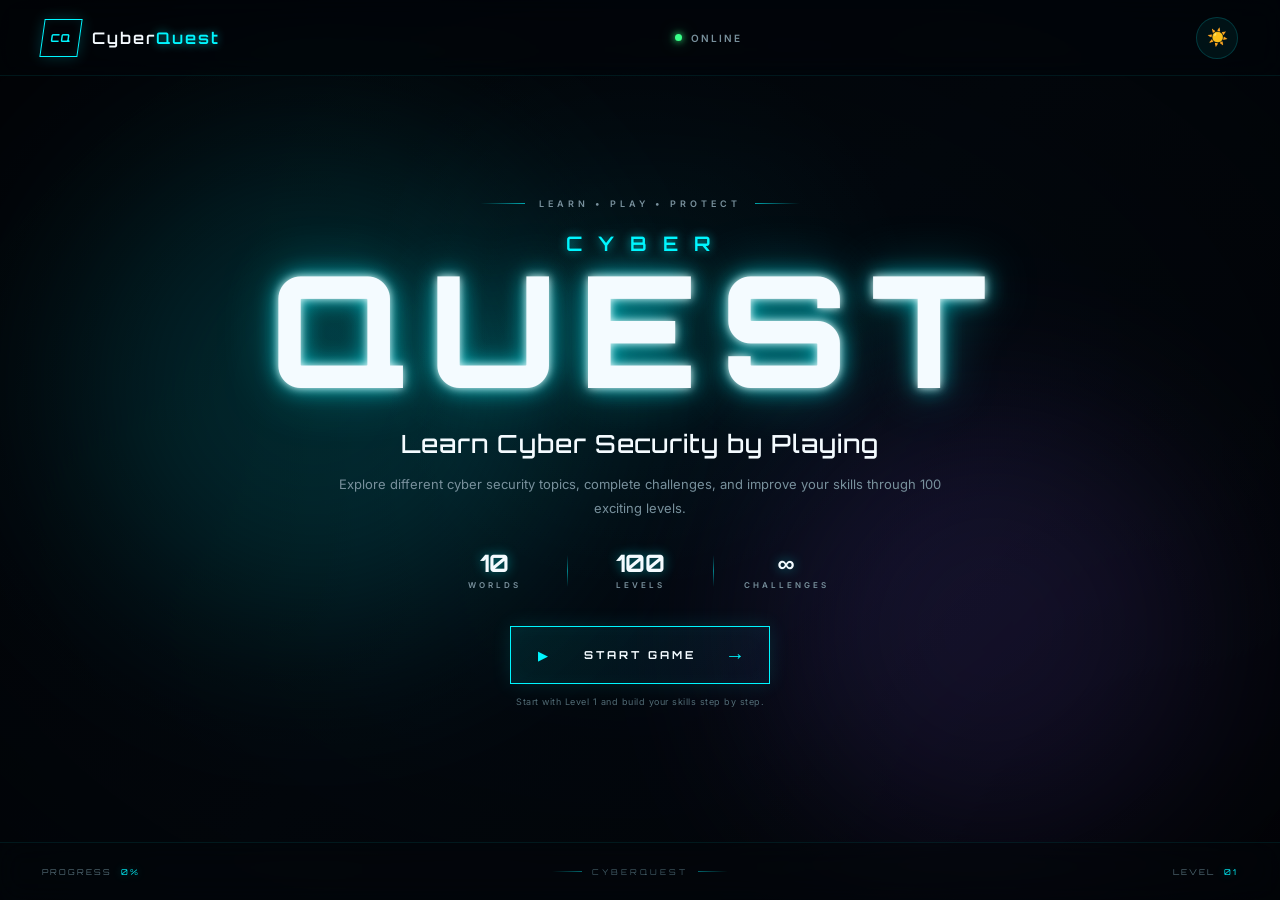
<file: frontend/index.html>
<!DOCTYPE html>
<html lang="en">
<head>
    <meta charset="UTF-8">

    <meta
        name="viewport"
        content="width=device-width, initial-scale=1.0"
    >

    <meta
        name="description"
        content="CyberQuest - Learn cyber security by playing through 100 challenging levels."
    >

    <meta name="theme-color" content="#05070d">

    <title>CyberQuest | Learn Cyber Security</title>

    <!-- Google Font -->
    <link rel="preconnect" href="https://fonts.googleapis.com">
    <link rel="preconnect" href="https://fonts.gstatic.com" crossorigin>

    <link
        href="https://fonts.googleapis.com/css2?family=Orbitron:wght@400;500;600;700;800;900&family=Inter:wght@400;500;600;700&display=swap"
        rel="stylesheet"
    >

    <!-- Main CSS -->
    <link rel="stylesheet" href="css/style.css">
</head>

<body>

    <!-- =========================================
         BACKGROUND
    ========================================== -->

    <div class="background">

        <div class="background-grid"></div>

        <div class="background-glow glow-one"></div>
        <div class="background-glow glow-two"></div>

        <div class="particles" aria-hidden="true">
            <span></span>
            <span></span>
            <span></span>
            <span></span>
            <span></span>
            <span></span>
            <span></span>
            <span></span>
            <span></span>
            <span></span>
        </div>

    </div>


    <!-- =========================================
         TOP BAR
    ========================================== -->

    <header class="top-bar">

        <a href="#" class="brand" aria-label="CyberQuest home">

            <span class="brand-mark">CQ</span>

            <span class="brand-name">
                Cyber<span>Quest</span>
            </span>

        </a>


        <div class="online-status">

            <span class="status-dot"></span>

            <span>Online</span>

        </div>
        <button
    id="themeToggle"
    class="theme-toggle"
    type="button"
    aria-label="Switch to light theme"
>
    ☀️
</button>

    </header>


    <!-- =========================================
         MAIN HERO SECTION
    ========================================== -->

    <main class="hero">

        <!-- Small label -->

        <div class="hero-label">

            <span class="label-line"></span>

            <span>LEARN • PLAY • PROTECT</span>

            <span class="label-line"></span>

        </div>


        <!-- Main Logo -->

        <div class="hero-logo">

            <p class="logo-top">
                CYBER
            </p>

            <h1 data-text="QUEST">
                QUEST
            </h1>

        </div>


        <!-- Main message -->

        <h2 class="hero-title">
            Learn Cyber Security by Playing
        </h2>


        <p class="hero-description">
            Explore different cyber security topics,
            complete challenges, and improve your skills
            through 100 exciting levels.
        </p>


        <!-- =====================================
             GAME INFORMATION
        ====================================== -->

        <section class="game-info" aria-label="Game information">

            <div class="info-card">

                <span class="info-number">10</span>

                <span class="info-label">
                    Worlds
                </span>

            </div>


            <div class="info-line"></div>


            <div class="info-card">

                <span class="info-number">100</span>

                <span class="info-label">
                    Levels
                </span>

            </div>


            <div class="info-line"></div>


            <div class="info-card">

                <span class="info-number">∞</span>

                <span class="info-label">
                    Challenges
                </span>

            </div>

        </section>


        <!-- =====================================
             START BUTTON
        ====================================== -->

        <div class="start-area">

            <button
                class="start-button"
                id="startButton"
                type="button"
            >

                <span class="button-icon">
                    ▶
                </span>

                <span class="button-text">
                    Start Game
                </span>

                <span class="button-arrow">
                    →
                </span>

            </button>


            <p class="start-note">
                Start with Level 1 and build your skills step by step.
            </p>

        </div>

    </main>


    <!-- =========================================
         BOTTOM INFORMATION BAR
    ========================================== -->

    <footer class="bottom-bar">

        <div class="footer-item">

            <span class="footer-label">
                Progress
            </span>

            <span class="footer-value">
                0%
            </span>

        </div>


        <div class="footer-center">

            <span class="footer-line"></span>

            <span>
                CyberQuest
            </span>

            <span class="footer-line"></span>

        </div>


        <div class="footer-item">

            <span class="footer-label">
                Level
            </span>

            <span class="footer-value">
                01
            </span>

        </div>

    </footer>


    <!-- =========================================
         PAGE LOADER
    ========================================== -->

    <div
        class="page-loader"
        id="pageLoader"
        aria-hidden="true"
    >

        <div class="loader-content">

            <div class="loader-logo">
                CQ
            </div>

            <p>
                Loading...
            </p>

            <div class="loader-bar">
                <span></span>
            </div>

        </div>

    </div>


    <!-- Main JavaScript -->
    <script src="js/app.js"></script>

</body>
</html>
</file>
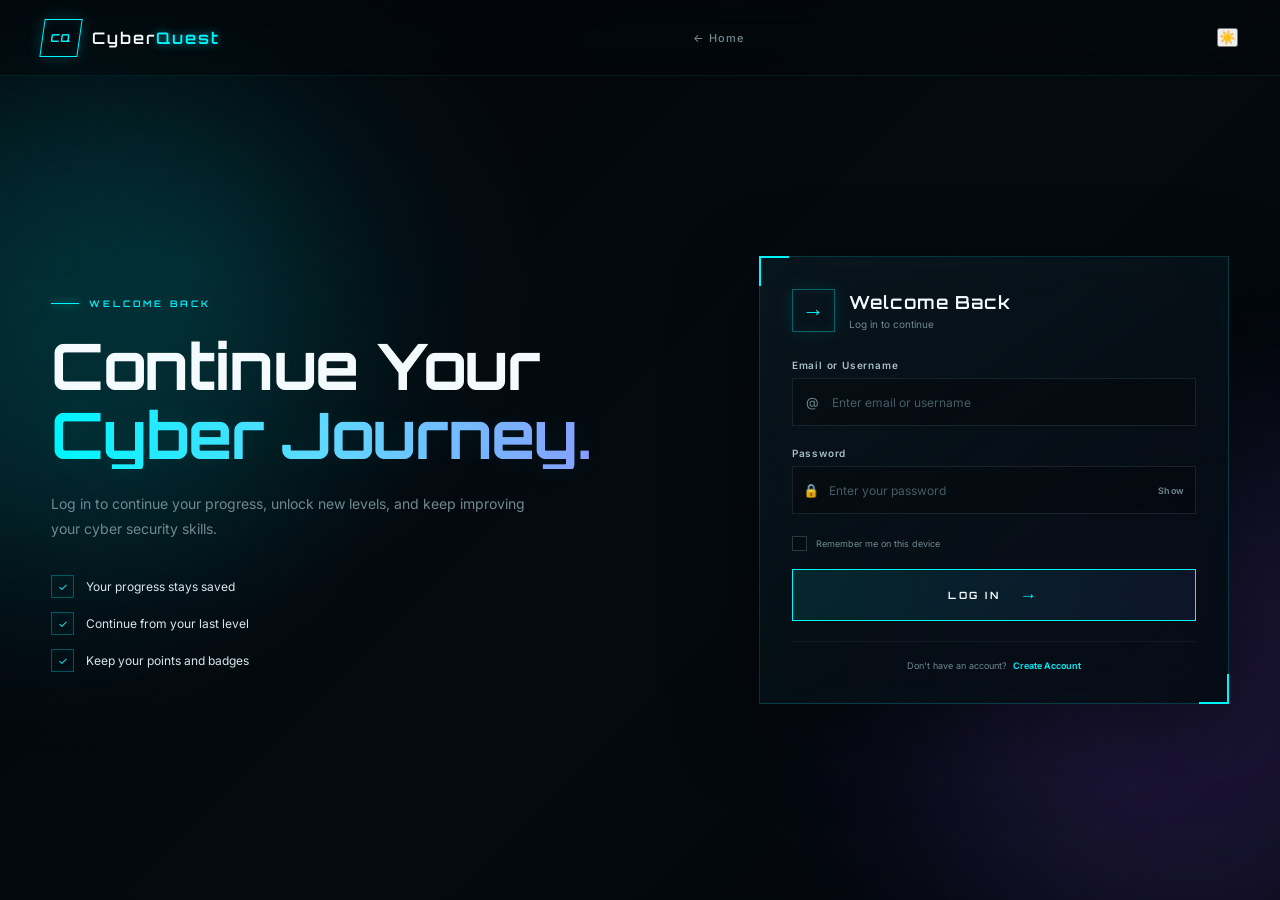
<file: frontend/dashboard.html>
<!DOCTYPE html>
<html lang="en">

<head>

    <meta charset="UTF-8">

    <meta
        name="viewport"
        content="width=device-width, initial-scale=1.0"
    >

    <meta
        name="description"
        content="CyberQuest - Cyber Security Learning Dashboard"
    >

    <title>Dashboard | CyberQuest</title>

    <!-- Fonts -->

    <link
        rel="preconnect"
        href="https://fonts.googleapis.com"
    >

    <link
        rel="preconnect"
        href="https://fonts.gstatic.com"
        crossorigin
    >

    <link
        href="https://fonts.googleapis.com/css2?family=Orbitron:wght@500;600;700;800&family=Inter:wght@400;500;600;700&display=swap"
        rel="stylesheet"
    >

    <!-- Dashboard CSS -->

    <link
        rel="stylesheet"
        href="css/dashboard.css"
    >

</head>


<body>


    <!-- =========================================
         BACKGROUND
    ========================================== -->

    <div class="dashboard-background">

        <div class="dashboard-grid"></div>

        <div class="dashboard-glow glow-one"></div>

        <div class="dashboard-glow glow-two"></div>

        <div class="dashboard-particles">

            <span></span>
            <span></span>
            <span></span>
            <span></span>
            <span></span>
            <span></span>
            <span></span>
            <span></span>

        </div>

    </div>



    <!-- =========================================
         NAVBAR
    ========================================== -->

    <header class="dashboard-header">

        <a
            href="dashboard.html"
            class="dashboard-brand"
        >

            <div class="brand-logo">
                CQ
            </div>

            <div class="brand-name">
                Cyber<span>Quest</span>
            </div>

        </a>


        <div class="header-right">

            <div class="player-mini">

                <div class="player-avatar">
                    <span id="playerInitial">U</span>
                </div>

                <div class="player-info">

                    <strong id="playerName">
                        Player
                    </strong>

                    <small>
                        Cyber Explorer
                    </small>

                </div>

            </div>


            <button
                type="button"
                class="logout-button"
                id="logoutButton"
            >
                Logout
            </button>
<button
    id="themeToggle"
    class="theme-toggle"
    type="button"
    aria-label="Switch to light theme"
>
    ☀️
</button>
        </div>

    </header>



    <!-- =========================================
         MAIN
    ========================================== -->

    <main class="dashboard-container">


        <!-- =====================================
             WELCOME
        ====================================== -->

        <section class="welcome-section">


            <div class="welcome-text">

                <div class="section-tag">
                    PLAYER COMMAND CENTER
                </div>


                <h1>
                    Welcome,
                    <span id="welcomeName">
                        Explorer
                    </span>
                </h1>


                <p>
                    Continue your cyber security journey
                    and unlock all 100 levels.
                </p>

            </div>


            <!-- XP -->

            <div class="xp-card">

                <div class="xp-top">

                    <span>
                        EXPERIENCE
                    </span>

                    <strong id="xpText">
                        0 XP
                    </strong>

                </div>


                <div class="xp-bar">

                    <span
                        id="xpProgress"
                    ></span>

                </div>


                <div class="xp-bottom">

                    <span>
                        Level Progress
                    </span>

                    <span id="levelProgressText">
                        0%
                    </span>

                </div>

            </div>

        </section>



        <!-- =====================================
             STATS
        ====================================== -->

        <section class="stats-grid">


            <div class="stat-card">

                <div class="stat-icon">
                    ◈
                </div>

                <div>

                    <span>
                        WORLD
                    </span>

                    <strong id="worldStat">
                        1
                    </strong>

                </div>

            </div>


            <div class="stat-card">

                <div class="stat-icon">
                    ◆
                </div>

                <div>

                    <span>
                        LEVEL
                    </span>

                    <strong id="levelStat">
                        1
                    </strong>

                </div>

            </div>


            <div class="stat-card">

                <div class="stat-icon">
                    ★
                </div>

                <div>

                    <span>
                        POINTS
                    </span>

                    <strong id="pointsStat">
                        0
                    </strong>

                </div>

            </div>


            <div class="stat-card">

                <div class="stat-icon">
                    ●
                </div>

                <div>

                    <span>
                        COINS
                    </span>

                    <strong id="coinsStat">
                        0
                    </strong>

                </div>

            </div>


        </section>



        <!-- =====================================
             CONTINUE
        ====================================== -->

        <section class="continue-card">


            <div class="continue-info">

                <div class="continue-icon">
                    ▶
                </div>


                <div>

                    <span>
                        CONTINUE MISSION
                    </span>

                    <h2 id="continueTitle">
                        World 1 · Level 1
                    </h2>

                    <p id="continueDescription">
                        Start your cyber security journey.
                    </p>

                </div>

            </div>


            <button
                type="button"
                class="continue-button"
                id="continueButton"
            >

                Continue

                <span>
                    →
                </span>

            </button>

        </section>



        <!-- =====================================
             WORLDS
        ====================================== -->

        <section class="worlds-section">


            <div class="section-heading">

                <div>

                    <div class="section-tag">
                        CYBER SECURITY CAMPAIGN
                    </div>

                    <h2>
                        Explore Worlds
                    </h2>

                </div>


                <div class="world-count">
                    10 WORLDS
                </div>

            </div>


            <!-- World cards -->

            <div
                class="worlds-grid"
                id="worldsGrid"
            >

                <!-- JavaScript will create
                     all 10 worlds here -->

            </div>

        </section>


    </main>



    <!-- =========================================
         LEVEL MODAL
    ========================================== -->

    <div
        class="level-modal"
        id="levelModal"
        aria-hidden="true"
    >

        <div class="modal-box">


            <button
                type="button"
                class="modal-close"
                id="modalClose"
            >
                ×
            </button>


            <div class="modal-icon">
                ⚡
            </div>


            <div class="section-tag">
                MISSION READY
            </div>


            <h2 id="modalTitle">
                Level 1
            </h2>


            <p id="modalDescription">
                Your mission is ready.
            </p>


            <div class="mission-details">

                <div>

                    <span>
                        DIFFICULTY
                    </span>

                    <strong id="modalDifficulty">
                        Easy
                    </strong>

                </div>


                <div>

                    <span>
                        REWARD
                    </span>

                    <strong id="modalReward">
                        100 XP
                    </strong>

                </div>

            </div>


            <button
                type="button"
                class="launch-button"
                id="launchButton"
            >

                Start Mission

                <span>
                    →
                </span>

            </button>

        </div>

    </div>



    <!-- =========================================
         TOAST
    ========================================== -->

    <div
        class="toast"
        id="toast"
    >
        Message
    </div>



    <!-- Dashboard JavaScript -->

    <script src="js/dashboard.js"></script>

</body>

</html>
</file>
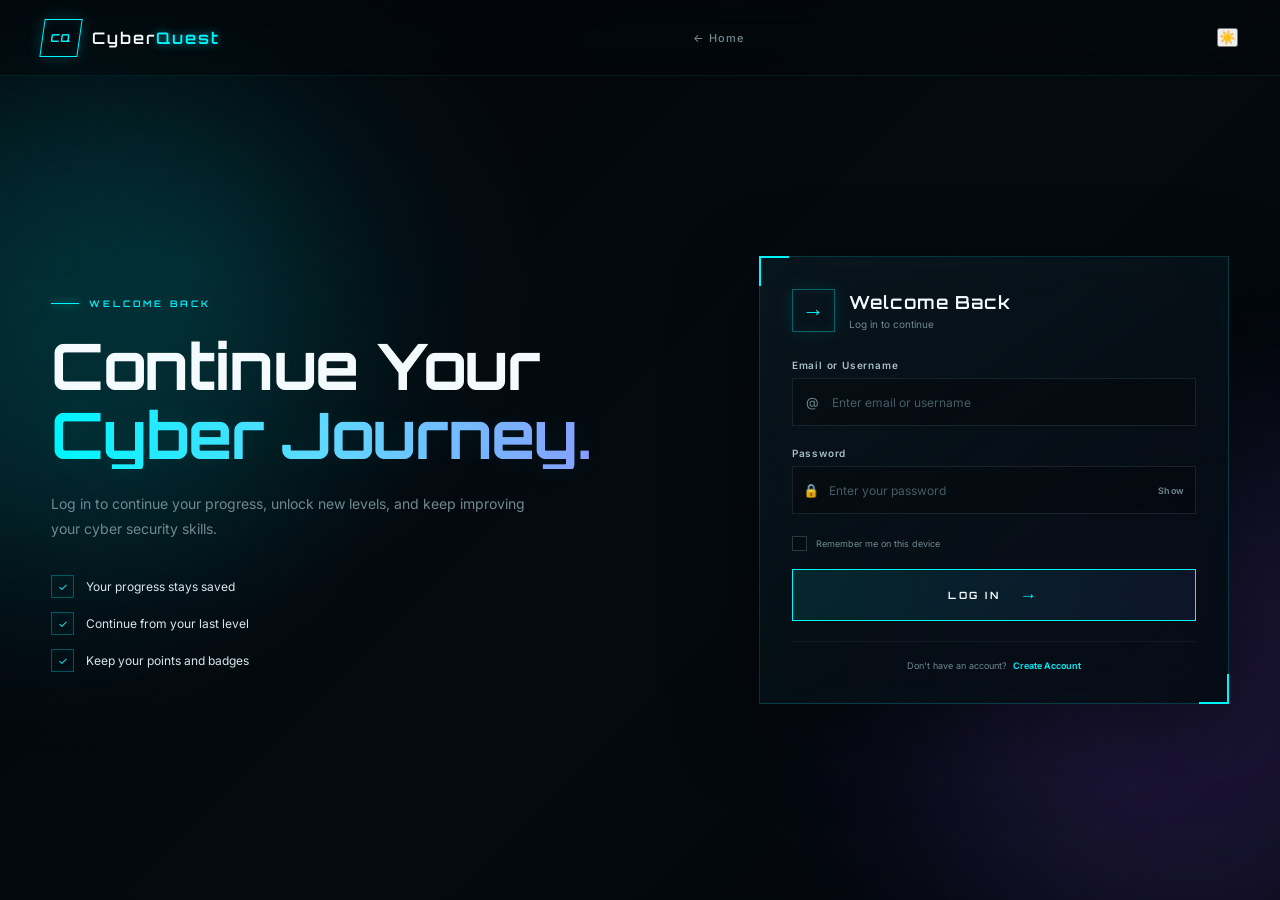
<file: frontend/pages/login.html>
<!DOCTYPE html>
<html lang="en">

<head>

    <meta charset="UTF-8">

    <meta
        name="viewport"
        content="width=device-width, initial-scale=1.0"
    >

    <meta
        name="description"
        content="Log in to your CyberQuest account."
    >

    <title>Log In | CyberQuest</title>

    <!-- Fonts -->
    <link rel="preconnect" href="https://fonts.googleapis.com">
    <link rel="preconnect" href="https://fonts.gstatic.com" crossorigin>

    <link
        href="https://fonts.googleapis.com/css2?family=Orbitron:wght@500;600;700;800&family=Inter:wght@400;500;600;700&display=swap"
        rel="stylesheet"
    >

    <!-- Authentication CSS -->
    <link rel="stylesheet" href="../css/auth.css">

</head>


<body>

    <!-- Background -->

    <div class="auth-background">

        <div class="auth-grid"></div>

        <div class="auth-glow glow-left"></div>
        <div class="auth-glow glow-right"></div>

        <div class="auth-particles">

            <span></span>
            <span></span>
            <span></span>
            <span></span>
            <span></span>
            <span></span>

        </div>

    </div>


    <!-- Header -->

    <header class="auth-header">

        <a
            href="../index.html"
            class="auth-brand"
        >

            <span class="auth-brand-mark">
                CQ
            </span>

            <span class="auth-brand-name">
                Cyber<span>Quest</span>
            </span>

        </a>


        <a
            href="../index.html"
            class="back-home"
        >
            ← Home
        </a>
        <button
            id="themeToggle"
            class="theme-toggle"
            type="button"
            aria-label="Switch to light theme"
        >
            ☀️
        </button>
    </header>


    <!-- Main -->

    <main class="auth-container">


        <!-- Left Section -->

        <section class="auth-intro">

            <div class="intro-tag">
                WELCOME BACK
            </div>


            <h1>
                Continue Your
                <span>Cyber Journey.</span>
            </h1>


            <p>
                Log in to continue your progress,
                unlock new levels, and keep improving
                your cyber security skills.
            </p>


            <div class="intro-features">

                <div class="intro-feature">

                    <span class="feature-icon">
                        ✓
                    </span>

                    <span>
                        Your progress stays saved
                    </span>

                </div>


                <div class="intro-feature">

                    <span class="feature-icon">
                        ✓
                    </span>

                    <span>
                        Continue from your last level
                    </span>

                </div>


                <div class="intro-feature">

                    <span class="feature-icon">
                        ✓
                    </span>

                    <span>
                        Keep your points and badges
                    </span>

                </div>

            </div>

        </section>


        <!-- Login Card -->

        <section class="auth-card">


            <div class="card-header">

                <div class="card-icon">
                    →
                </div>


                <div>

                    <h2>
                        Welcome Back
                    </h2>

                    <p>
                        Log in to continue
                    </p>

                </div>

            </div>


            <!-- Login Form -->

            <form
                id="loginForm"
                class="auth-form"
                novalidate
            >


                <!-- Email / Username -->

                <div class="input-group">

                    <label for="loginIdentifier">
                        Email or Username
                    </label>


                    <div class="input-box">

                        <span class="input-icon">
                            @
                        </span>


                        <input
                            type="text"
                            id="loginIdentifier"
                            name="loginIdentifier"
                            placeholder="Enter email or username"
                            autocomplete="username"
                            required
                        >

                    </div>


                    <small
                        class="input-error"
                        id="loginIdentifierError"
                    ></small>

                </div>


                <!-- Password -->

                <div class="input-group">

                    <label for="loginPassword">
                        Password
                    </label>


                    <div class="input-box">

                        <span class="input-icon">
                            🔒
                        </span>


                        <input
                            type="password"
                            id="loginPassword"
                            name="loginPassword"
                            placeholder="Enter your password"
                            autocomplete="current-password"
                            required
                        >


                        <button
                            type="button"
                            class="show-password"
                            id="toggleLoginPassword"
                        >
                            Show
                        </button>

                    </div>


                    <small
                        class="input-error"
                        id="loginPasswordError"
                    ></small>

                </div>


                <!-- Remember Me -->

                <label class="terms">

                    <input
                        type="checkbox"
                        id="rememberMe"
                    >

                    <span class="custom-checkbox"></span>

                    <span class="terms-text">
                        Remember me on this device
                    </span>

                </label>


                <!-- Login Button -->

                <button
                    type="submit"
                    class="auth-button"
                    id="loginButton"
                >

                    <span>
                        Log In
                    </span>

                    <span class="button-arrow">
                        →
                    </span>

                </button>


            </form>


            <!-- Register Link -->

            <div class="switch-auth">

                <span>
                    Don't have an account?
                </span>

                <a href="register.html">
                    Create Account
                </a>

            </div>


        </section>

    </main>


    <!-- JavaScript -->

    <script src="../js/auth.js"></script>

</body>

</html>
</file>
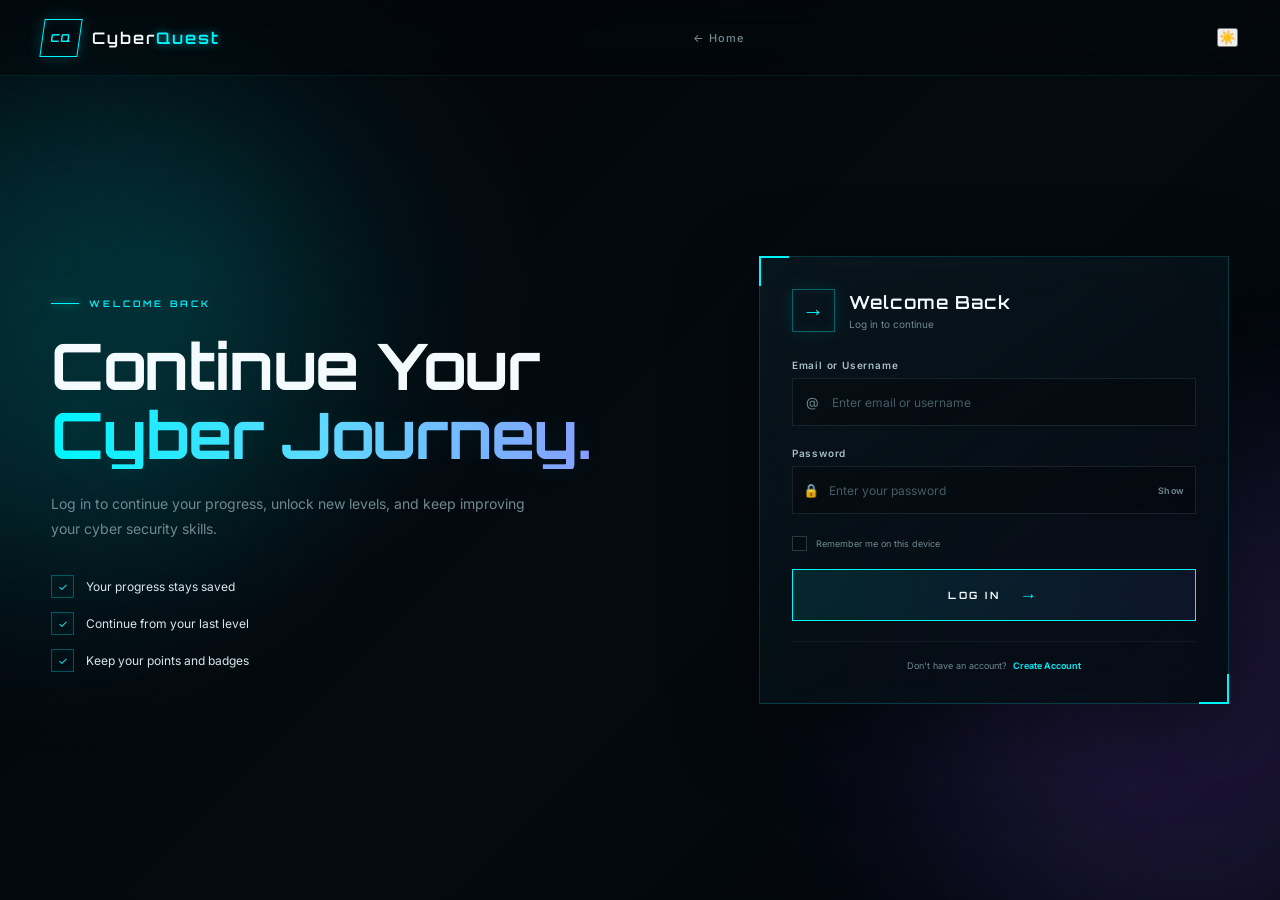
<file: frontend/pages/mission.html>
<!DOCTYPE html>
<html lang="en">

<head>
    <meta charset="UTF-8">
    <meta name="viewport" content="width=device-width, initial-scale=1.0">

    <title>Mission | CyberQuest</title>

    <link rel="stylesheet" href="../css/mission.css">
</head>

<body>

    <div class="cyber-grid"></div>

    <div class="glow glow-one"></div>
    <div class="glow glow-two"></div>


    <!-- HEADER -->

    <header class="mission-header">

        <div class="brand">
            <span class="brand-icon">CQ</span>
            <span>CyberQuest</span>
        </div>

        <button id="backButton" class="back-button">
            ← Dashboard
        </button>
<button
    id="themeToggle"
    class="theme-toggle"
    type="button"
    aria-label="Switch to light theme"
>
    ☀️
</button>
    </header>


    <!-- MAIN -->

    <main class="mission-container">

        <div class="mission-top">

            <div>

                <span id="worldLabel">
                    WORLD 1
                </span>

                <h1 id="missionTitle">
                    Loading Mission...
                </h1>

            </div>


            <div class="level-box">

                <span>LEVEL</span>

                <strong id="levelNumber">
                    1
                </strong>

            </div>

        </div>


        <!-- INFO -->

       <div class="mission-info">

    <span id="difficulty">
        EASY
    </span>

    <span id="reward">
        +100 XP
    </span>

    <div class="timer-box">
        <span>TIME</span>
        <strong id="timer">02:00</strong>
    </div>

    <div class="lives-box">
        <span>CHANCES</span>
        <strong id="lives">❤️ ❤️ ❤️</strong>
    </div>

</div>

        </div>


        <!-- MISSION -->

        <section class="mission-card">

            <div class="mission-tag">
                MISSION OBJECTIVE
            </div>

            <p id="missionDescription">
                Loading mission...
            </p>


            <div class="question-box">
                

                <h2 id="question">
                    Loading question...
                </h2>
                <div class="hint-panel">

    <div class="hint-header">
        <span>💡 HINT</span>
        <span id="hintStatus">AVAILABLE</span>
    </div>

    <button
        type="button"
        id="hintButton"
        class="hint-button">
        SHOW HINT
    </button>

    <div
        id="hintMessage"
        class="hint-message">
    </div>

</div>


                <div id="options"
                     class="options-container">
                </div>

            </div>


            <button id="submitButton"
                    class="submit-button">

                SUBMIT ANSWER →

            </button>


            <div id="resultMessage"
                 class="result-message">
            </div>
            <div id="nextMissionBox" class="next-mission-box">

    <div class="complete-icon">✓</div>

    <h2 id="completionTitle">
        Mission Complete!
    </h2>

    <p id="completionText">
        Great work, Agent!
    </p>

    <button id="nextMissionButton"
            class="next-mission-button">
        NEXT LEVEL →
    </button>

</div>

        </section>

    </main>


    <script src="../js/missions.js"></script>
    <script src="../js/mission.js"></script>

</body>

</html>
</file>
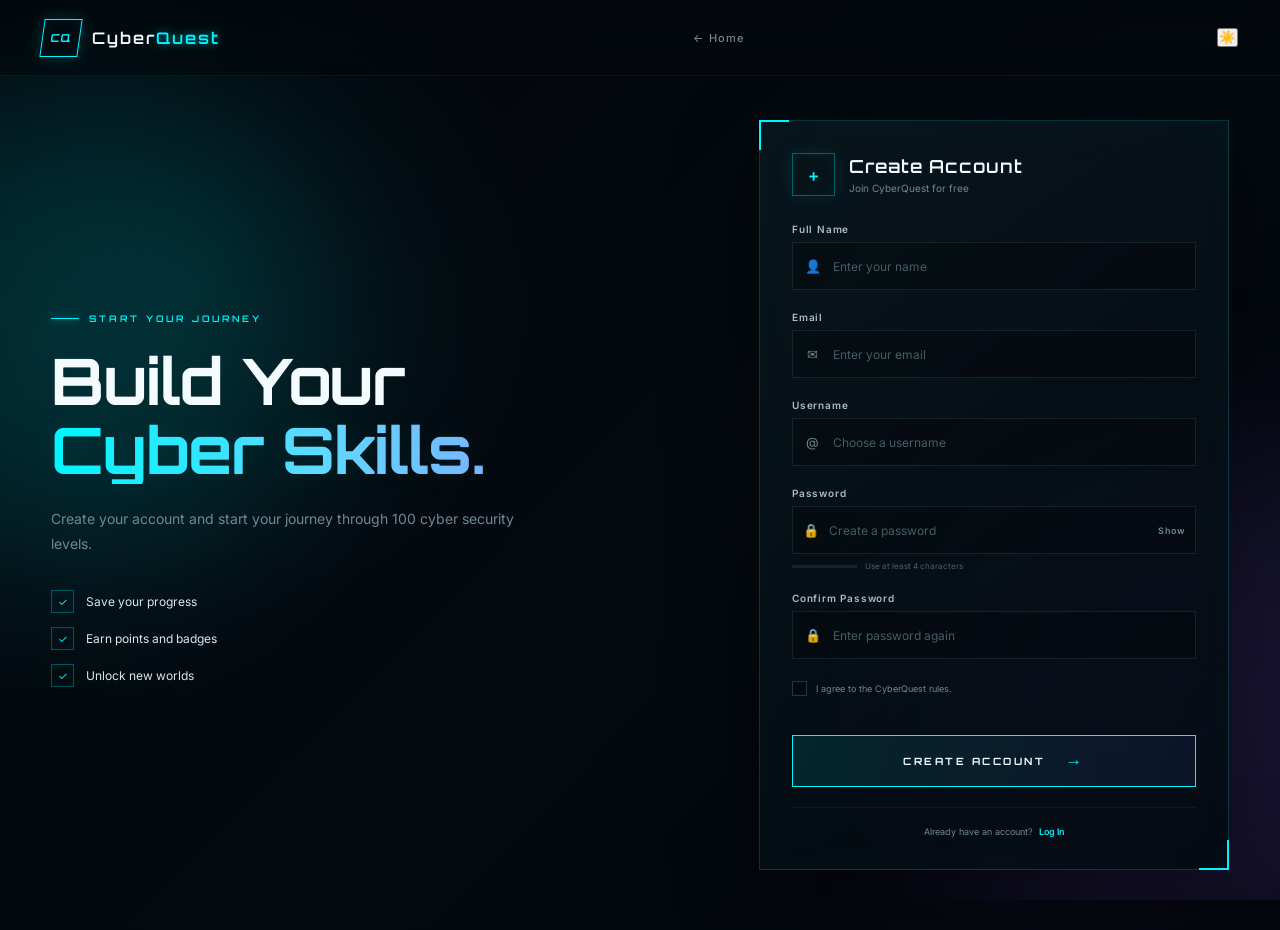
<file: frontend/pages/register.html>
<!DOCTYPE html>
<html lang="en">

<head>

    <meta charset="UTF-8">

    <meta
        name="viewport"
        content="width=device-width, initial-scale=1.0"
    >

    <meta
        name="description"
        content="Create your CyberQuest account and start learning cyber security."
    >

    <title>Create Account | CyberQuest</title>

    <!-- Fonts -->
    <link rel="preconnect" href="https://fonts.googleapis.com">
    <link rel="preconnect" href="https://fonts.gstatic.com" crossorigin>

    <link
        href="https://fonts.googleapis.com/css2?family=Orbitron:wght@500;600;700;800&family=Inter:wght@400;500;600;700&display=swap"
        rel="stylesheet"
    >

    <!-- Authentication CSS -->
    <link rel="stylesheet" href="../css/auth.css">

</head>


<body>


    <!-- =========================================
         BACKGROUND
    ========================================== -->

    <div class="auth-background">

        <div class="auth-grid"></div>

        <div class="auth-glow glow-left"></div>

        <div class="auth-glow glow-right"></div>

        <div class="auth-particles">

            <span></span>
            <span></span>
            <span></span>
            <span></span>
            <span></span>
            <span></span>

        </div>

    </div>



    <!-- =========================================
         TOP BRAND
    ========================================== -->

    <header class="auth-header">

        <a
            href="../index.html"
            class="auth-brand"
        >

            <span class="auth-brand-mark">
                CQ
            </span>

            <span class="auth-brand-name">
                Cyber<span>Quest</span>
            </span>

        </a>


        <a
            href="../index.html"
            class="back-home"
        >
            ← Home
        </a>
<button
    id="themeToggle"
    class="theme-toggle"
    type="button"
    aria-label="Switch to light theme"
>
    ☀️
</button>
    </header>



    <!-- =========================================
         MAIN AUTH AREA
    ========================================== -->

    <main class="auth-container">


        <!-- Left Information -->

        <section class="auth-intro">

            <div class="intro-tag">
                START YOUR JOURNEY
            </div>


            <h1>
                Build Your
                <span>Cyber Skills.</span>
            </h1>


            <p>
                Create your account and start your journey
                through 100 cyber security levels.
            </p>


            <div class="intro-features">

                <div class="intro-feature">

                    <span class="feature-icon">
                        ✓
                    </span>

                    <span>
                        Save your progress
                    </span>

                </div>


                <div class="intro-feature">

                    <span class="feature-icon">
                        ✓
                    </span>

                    <span>
                        Earn points and badges
                    </span>

                </div>


                <div class="intro-feature">

                    <span class="feature-icon">
                        ✓
                    </span>

                    <span>
                        Unlock new worlds
                    </span>

                </div>

            </div>

        </section>



        <!-- =====================================
             REGISTER CARD
        ====================================== -->

        <section class="auth-card">


            <div class="card-header">

                <div class="card-icon">
                    +
                </div>


                <div>

                    <h2>
                        Create Account
                    </h2>

                    <p>
                        Join CyberQuest for free
                    </p>

                </div>

            </div>



            <!-- Register Form -->

            <form
                id="registerForm"
                class="auth-form"
                novalidate
            >


                <!-- Full Name -->

                <div class="input-group">

                    <label for="fullName">
                        Full Name
                    </label>

                    <div class="input-box">

                        <span class="input-icon">
                            👤
                        </span>

                        <input
                            type="text"
                            id="fullName"
                            name="fullName"
                            placeholder="Enter your name"
                            autocomplete="name"
                            required
                        >

                    </div>

                    <small
                        class="input-error"
                        id="fullNameError"
                    ></small>

                </div>



                <!-- Email -->

                <div class="input-group">

                    <label for="email">
                        Email
                    </label>

                    <div class="input-box">

                        <span class="input-icon">
                            ✉
                        </span>

                        <input
                            type="email"
                            id="email"
                            name="email"
                            placeholder="Enter your email"
                            autocomplete="email"
                            required
                        >

                    </div>

                    <small
                        class="input-error"
                        id="emailError"
                    ></small>

                </div>



                <!-- Username -->

                <div class="input-group">

                    <label for="username">
                        Username
                    </label>

                    <div class="input-box">

                        <span class="input-icon">
                            @
                        </span>

                        <input
                            type="text"
                            id="username"
                            name="username"
                            placeholder="Choose a username"
                            autocomplete="username"
                            minlength="8"
                            required
                        >

                    </div>

                    <small
                        class="input-error"
                        id="usernameError"
                    ></small>

                </div>



                <!-- Password -->

                <div class="input-group">

                    <label for="password">
                        Password
                    </label>

                    <div class="input-box">

                        <span class="input-icon">
                            🔒
                        </span>

                        <input
                            type="password"
                            id="password"
                            name="password"
                            placeholder="Create a password"
                            autocomplete="new-password"
                            minlength="4"
                            required
                        >

                        <button
                            type="button"
                            class="show-password"
                            id="togglePassword"
                            aria-label="Show password"
                        >
                            Show
                        </button>

                    </div>


                    <!-- Password Strength -->

                    <div class="password-strength">

                        <div class="strength-bar">
                            <span id="strengthProgress"></span>
                        </div>

                        <span id="strengthText">
                            Use at least 4 characters
                        </span>

                    </div>


                    <small
                        class="input-error"
                        id="passwordError"
                    ></small>

                </div>



                <!-- Confirm Password -->

                <div class="input-group">

                    <label for="confirmPassword">
                        Confirm Password
                    </label>

                    <div class="input-box">

                        <span class="input-icon">
                            🔒
                        </span>

                        <input
                            type="password"
                            id="confirmPassword"
                            name="confirmPassword"
                            placeholder="Enter password again"
                            autocomplete="new-password"
                            required
                        >

                    </div>

                    <small
                        class="input-error"
                        id="confirmPasswordError"
                    ></small>

                </div>



                <!-- Terms -->

                <label class="terms">

                    <input
                        type="checkbox"
                        id="terms"
                        required
                    >

                    <span class="custom-checkbox"></span>

                    <span class="terms-text">
                        I agree to the CyberQuest rules.
                    </span>

                </label>


                <small
                    class="input-error"
                    id="termsError"
                ></small>



                <!-- Submit -->

                <button
                    type="submit"
                    class="auth-button"
                    id="registerButton"
                >

                    <span>
                        Create Account
                    </span>

                    <span class="button-arrow">
                        →
                    </span>

                </button>


            </form>



            <!-- Login Link -->

            <div class="switch-auth">

                <span>
                    Already have an account?
                </span>

                <a href="login.html">
                    Log In
                </a>

            </div>


        </section>

    </main>



    <!-- Success Message -->

    <div
        class="success-popup"
        id="successPopup"
        aria-hidden="true"
    >

        <div class="success-box">

            <div class="success-icon">
                ✓
            </div>

            <h3>
                Account Created!
            </h3>

            <p>
                Your account is ready.
                You can now log in.
            </p>

            <button
                type="button"
                id="goToLogin"
            >
                Log In
            </button>

        </div>

    </div>



    <!-- JavaScript -->

    <script src="../js/auth.js"></script>

</body>

</html>
</file>
<file: frontend/css/style.css>
/* =========================================================
   CYBERQUEST
   Advanced Futuristic Landing Page
   ========================================================= */


/* =========================================================
   1. RESET & ROOT
   ========================================================= */

:root {
    --bg-main: #03060b;
    --bg-secondary: #071018;

    --cyan: #00f6ff;
    --cyan-soft: #00b8c4;
    --blue: #4c7dff;
    --purple: #8b5cf6;

    --white: #f4fbff;
    --text-main: #d9e9ef;
    --text-soft: #78909c;

    --border: rgba(0, 246, 255, 0.18);

    --font-display: "Orbitron", sans-serif;
    --font-body: "Inter", sans-serif;

    --transition-fast: 0.2s ease;
    --transition-normal: 0.35s ease;
}
/* =========================================================
   LIGHT THEME VARIABLES
   ========================================================= */

/* =========================================================
   LIGHT THEME
   ========================================================= */

body.light-theme {

    --bg-main: #f4f8fb;
    --bg-secondary: #e8f0f5;

    --cyan: #007f8c;
    --cyan-soft: #006d78;
    --blue: #4267d5;
    --purple: #7651d8;

    --white: #13252d;
    --text-main: #243942;
    --text-soft: #607780;

    --border: rgba(0, 127, 140, 0.22);

    background:
        radial-gradient(
            circle at 50% 35%,
            rgba(0, 127, 140, 0.08),
            transparent 32%
        ),
        linear-gradient(
            135deg,
            #f8fbfd 0%,
            #edf5f8 50%,
            #f8fbfd 100%
        );

    color: var(--white);
}


* {
    margin: 0;
    padding: 0;
    box-sizing: border-box;
}


html {
    scroll-behavior: smooth;
}


body {
    min-height: 100vh;

    background:
        radial-gradient(
            circle at 50% 35%,
            rgba(0, 246, 255, 0.055),
            transparent 32%
        ),
        linear-gradient(
            135deg,
            #02050a 0%,
            #030910 50%,
            #02050a 100%
        );

    color: var(--white);

    font-family: var(--font-body);

    overflow: hidden;

    position: relative;
}


/* =========================================================
   2. BACKGROUND
   ========================================================= */

.background {
    position: fixed;

    inset: 0;

    overflow: hidden;

    pointer-events: none;

    z-index: -10;
}


/* Dark overlay */

.background::after {
    content: "";

    position: absolute;

    inset: 0;

    background:
        radial-gradient(
            ellipse at center,
            transparent 20%,
            rgba(0, 0, 0, 0.45) 100%
        );

    z-index: 3;
}
/* =========================================================
   LIGHT THEME BACKGROUND OVERLAY
   ========================================================= */

body.light-theme .background::after {

    background:
        radial-gradient(
            ellipse at center,
            transparent 35%,
            rgba(255, 255, 255, 0.25) 100%
        );
}

/* =========================================================
   3. CYBER GRID
   ========================================================= */

.background-grid {
    position: absolute;

    width: 180%;
    height: 100%;

    left: -40%;
    top: 48%;

    background-image:
        linear-gradient(
            rgba(0, 246, 255, 0.09) 1px,
            transparent 1px
        ),
        linear-gradient(
            90deg,
            rgba(0, 246, 255, 0.09) 1px,
            transparent 1px
        );

    background-size: 55px 55px;

    transform:
        perspective(500px)
        rotateX(62deg);

    transform-origin: center bottom;

    opacity: 0.5;

    animation: gridMove 12s linear infinite;
}
/* =========================================================
   LIGHT THEME GRID
   ========================================================= */

body.light-theme .background-grid {

    opacity: 0.25;
}

@keyframes gridMove {

    0% {
        transform:
            perspective(500px)
            rotateX(62deg)
            translateY(0);
    }

    100% {
        transform:
            perspective(500px)
            rotateX(62deg)
            translateY(55px);
    }
}
/* =========================================================
   LIGHT THEME HERO TEXT
   ========================================================= */

body.light-theme .hero-title {

    color: #13252d;

    text-shadow:
        0 0 10px rgba(0, 127, 140, 0.12);
}


body.light-theme .hero-subtitle {

    color: #526b74;
}


body.light-theme .hero-description {

    color: #607780;
}

/* =========================================================
   4. BACKGROUND GLOW
   ========================================================= */

.background-glow {
    position: absolute;

    border-radius: 50%;

    filter: blur(90px);

    opacity: 0.15;

    animation: glowFloat 8s ease-in-out infinite;
}


.glow-one {
    width: 500px;
    height: 500px;

    left: 5%;
    top: 15%;

    background: var(--cyan);
}


.glow-two {
    width: 450px;
    height: 450px;

    right: 5%;
    bottom: 5%;

    background: var(--purple);

    animation-delay: -4s;
}


@keyframes glowFloat {

    0%,
    100% {
        transform: translate(0, 0) scale(1);
    }

    50% {
        transform: translate(30px, -25px) scale(1.08);
    }
}


/* =========================================================
   5. PARTICLES
   ========================================================= */

.particles {
    position: absolute;

    inset: 0;
}


.particles span {
    position: absolute;

    width: 3px;
    height: 3px;

    border-radius: 50%;

    background: var(--cyan);

    box-shadow:
        0 0 6px var(--cyan),
        0 0 14px rgba(0, 246, 255, 0.7);

    opacity: 0;

    animation: particleFloat 7s linear infinite;
}


/* Individual particle positions */

.particles span:nth-child(1) {
    left: 8%;
    top: 82%;
    animation-delay: 0s;
}

.particles span:nth-child(2) {
    left: 18%;
    top: 60%;
    animation-delay: 1.5s;
}

.particles span:nth-child(3) {
    left: 29%;
    top: 88%;
    animation-delay: 3s;
}

.particles span:nth-child(4) {
    left: 40%;
    top: 72%;
    animation-delay: 0.8s;
}

.particles span:nth-child(5) {
    left: 51%;
    top: 91%;
    animation-delay: 2.2s;
}

.particles span:nth-child(6) {
    left: 63%;
    top: 68%;
    animation-delay: 4s;
}

.particles span:nth-child(7) {
    left: 74%;
    top: 84%;
    animation-delay: 1.2s;
}

.particles span:nth-child(8) {
    left: 84%;
    top: 55%;
    animation-delay: 3.5s;
}

.particles span:nth-child(9) {
    left: 92%;
    top: 78%;
    animation-delay: 5s;
}

.particles span:nth-child(10) {
    left: 55%;
    top: 45%;
    animation-delay: 2.8s;
}


@keyframes particleFloat {

    0% {
        transform: translateY(80px) scale(0.5);
        opacity: 0;
    }

    15% {
        opacity: 0.9;
    }

    75% {
        opacity: 0.6;
    }

    100% {
        transform: translateY(-180px) scale(1);
        opacity: 0;
    }
}


/* =========================================================
   6. TOP BAR
   ========================================================= */

.top-bar {
    position: fixed;

    top: 0;
    left: 0;

    width: 100%;

    height: 76px;

    padding: 0 42px;

    display: flex;

    align-items: center;

    justify-content: space-between;

    border-bottom: 1px solid rgba(0, 246, 255, 0.08);

    background: rgba(2, 6, 11, 0.42);

    backdrop-filter: blur(14px);

    -webkit-backdrop-filter: blur(14px);

    z-index: 20;
}
/* Light theme top bar */

body.light-theme .top-bar {

    background: rgba(248, 251, 253, 0.72);

    border-bottom:
        1px solid rgba(0, 127, 140, 0.15);

    box-shadow:
        0 4px 20px rgba(0, 70, 80, 0.05);
}

/* Brand */

.brand {
    display: flex;

    align-items: center;

    gap: 12px;

    color: var(--white);

    text-decoration: none;
}
/* =========================================================
   LIGHT THEME BRAND
   ========================================================= */

body.light-theme .brand {

    color: #13252d;

    text-shadow:
        0 0 10px rgba(0, 127, 140, 0.12);
}

/* =========================================================
   LIGHT THEME STATUS DOT
   ========================================================= */

body.light-theme .status-dot {
    box-shadow:
        0 0 6px rgba(0, 168, 120, 0.35),
        0 0 12px rgba(0, 168, 120, 0.18);
}

.brand-mark {
    width: 38px;
    height: 38px;

    display: grid;

    place-items: center;

    border: 1px solid var(--cyan);

    color: var(--cyan);

    font-family: var(--font-display);

    font-size: 11px;

    font-weight: 700;

    letter-spacing: 1px;

    box-shadow:
        0 0 15px rgba(0, 246, 255, 0.2),
        inset 0 0 10px rgba(0, 246, 255, 0.08);

    transform: skew(-8deg);
}


.brand-name {
    font-family: var(--font-display);

    font-size: 16px;

    font-weight: 600;

    letter-spacing: 2px;
}


.brand-name span {
    color: var(--cyan);

    text-shadow:
        0 0 10px rgba(0, 246, 255, 0.6);
}


/* Online status */

.online-status {
    display: flex;

    align-items: center;

    gap: 9px;

    color: var(--text-soft);

    font-size: 10px;

    font-weight: 600;

    letter-spacing: 2px;

    text-transform: uppercase;
}


.status-dot {
    width: 7px;
    height: 7px;

    border-radius: 50%;

    background: #39ff88;

    box-shadow:
        0 0 7px #39ff88,
        0 0 15px rgba(57, 255, 136, 0.55);

    animation: statusPulse 1.7s ease-in-out infinite;
}


@keyframes statusPulse {

    0%,
    100% {
        opacity: 1;
        transform: scale(1);
    }

    50% {
        opacity: 0.4;
        transform: scale(0.75);
    }
}


/* =========================================================
   7. HERO
   ========================================================= */

.hero {
    width: 100%;

    min-height: 100vh;

    padding:
        105px
        25px
        100px;

    display: flex;

    flex-direction: column;

    align-items: center;

    justify-content: center;

    text-align: center;

    position: relative;

    z-index: 5;
}


/* =========================================================
   8. HERO LABEL
   ========================================================= */

.hero-label {
    display: flex;

    align-items: center;

    justify-content: center;

    gap: 14px;

    margin-bottom: 22px;

    color: var(--text-soft);

    font-size: 9px;

    font-weight: 600;

    letter-spacing: 4px;

    animation: fadeDown 0.8s ease both;
}


.label-line {
    width: 45px;

    height: 1px;

    background:
        linear-gradient(
            90deg,
            transparent,
            var(--cyan)
        );

    opacity: 0.65;
}


.label-line:last-child {
    background:
        linear-gradient(
            90deg,
            var(--cyan),
            transparent
        );
}


/* =========================================================
   9. MAIN LOGO
   ========================================================= */

.hero-logo {
    position: relative;

    animation:
        logoEntrance 1s cubic-bezier(0.16, 1, 0.3, 1)
        both;
}


.logo-top {
    margin-left: 13px;

    color: var(--cyan);

    font-family: var(--font-display);

    font-size: clamp(13px, 2vw, 20px);

    font-weight: 600;

    letter-spacing: clamp(9px, 1.5vw, 16px);

    text-shadow:
        0 0 10px rgba(0, 246, 255, 0.65);
}


.hero-logo h1 {
    margin-top: 3px;

    position: relative;

    color: var(--white);

    font-family: var(--font-display);

    font-size: clamp(70px, 13vw, 155px);

    font-weight: 800;

    line-height: 0.9;

    letter-spacing: clamp(8px, 2vw, 22px);

    text-shadow:
        0 0 8px rgba(255, 255, 255, 0.9),
        0 0 22px rgba(0, 246, 255, 0.75),
        0 0 55px rgba(0, 246, 255, 0.35);

    animation: logoGlow 3s ease-in-out infinite;
}


/* Glitch layers */

.hero-logo h1::before,
.hero-logo h1::after {
    content: attr(data-text);

    position: absolute;

    left: 0;

    width: 100%;

    overflow: hidden;

    opacity: 0;

    pointer-events: none;
}


.hero-logo h1::before {
    color: #ff0055;

    transform: translate(-2px, 0);

    clip-path: inset(20% 0 65% 0);
}


.hero-logo h1::after {
    color: var(--cyan);

    transform: translate(2px, 0);

    clip-path: inset(65% 0 15% 0);
}


.hero-logo:hover h1::before,
.hero-logo:hover h1::after {
    opacity: 0.7;

    animation: glitch 0.25s steps(2, end) infinite;
}


@keyframes glitch {

    0% {
        transform: translate(-2px, 0);
    }

    50% {
        transform: translate(3px, -1px);
    }

    100% {
        transform: translate(-1px, 1px);
    }
}


@keyframes logoGlow {

    0%,
    100% {
        filter: brightness(1);
    }

    50% {
        filter: brightness(1.08);
    }
}


@keyframes logoEntrance {

    from {
        opacity: 0;

        transform:
            translateY(25px)
            scale(0.88);

        filter: blur(12px);
    }

    to {
        opacity: 1;

        transform:
            translateY(0)
            scale(1);

        filter: blur(0);
    }
}


/* =========================================================
   10. HERO TEXT
   ========================================================= */

.hero-title {
    margin-top: 30px;

    color: var(--white);

    font-family: var(--font-display);

    font-size: clamp(17px, 2.2vw, 25px);

    font-weight: 500;

    letter-spacing: 1px;

    animation: fadeUp 0.9s 0.25s ease both;
}


.hero-description {
    max-width: 610px;

    margin-top: 14px;

    color: var(--text-soft);

    font-size: 13px;

    line-height: 1.8;

    animation: fadeUp 0.9s 0.4s ease both;
}


/* =========================================================
   11. GAME INFO
   ========================================================= */

.game-info {
    margin-top: 31px;

    display: flex;

    align-items: center;

    justify-content: center;

    gap: 30px;

    animation: fadeUp 0.9s 0.55s ease both;
}


.info-card {
    min-width: 85px;

    display: flex;

    flex-direction: column;

    align-items: center;

    gap: 5px;
}


.info-number {
    color: var(--white);

    font-family: var(--font-display);

    font-size: 24px;

    font-weight: 700;

    line-height: 1;

    text-shadow:
        0 0 12px rgba(0, 246, 255, 0.45);
}


.info-label {
    color: var(--text-soft);

    font-size: 8px;

    font-weight: 600;

    letter-spacing: 3px;

    text-transform: uppercase;
}


.info-line {
    width: 1px;

    height: 32px;

    background:
        linear-gradient(
            180deg,
            transparent,
            rgba(0, 246, 255, 0.5),
            transparent
        );
}


/* =========================================================
   12. START AREA
   ========================================================= */

.start-area {
    margin-top: 36px;

    display: flex;

    flex-direction: column;

    align-items: center;

    animation: fadeUp 0.9s 0.7s ease both;
}


/* =========================================================
   13. START BUTTON
   ========================================================= */

.start-button {
    min-width: 260px;

    height: 58px;

    padding: 0 20px;

    display: grid;

    grid-template-columns: 25px 1fr 25px;

    align-items: center;

    gap: 10px;

    position: relative;

    overflow: hidden;

    border: 1px solid var(--cyan);

    outline: none;

    background:
        linear-gradient(
            135deg,
            rgba(0, 246, 255, 0.09),
            rgba(76, 125, 255, 0.05)
        );

    color: var(--white);

    cursor: pointer;

    font-family: var(--font-display);

    font-size: 11px;

    font-weight: 700;

    letter-spacing: 3px;

    text-transform: uppercase;

    transition:
        transform var(--transition-normal),
        box-shadow var(--transition-normal),
        background var(--transition-normal);

    box-shadow:
        0 0 20px rgba(0, 246, 255, 0.12),
        inset 0 0 20px rgba(0, 246, 255, 0.04);
}

/* =========================================================
   LIGHT THEME START BUTTON
   ========================================================= */

body.light-theme .start-button {

    background:
        linear-gradient(
            135deg,
            #007f8c,
            #4267d5
        );

    color: #ffffff;

    border-color: #007f8c;

    box-shadow:
        0 0 18px rgba(0, 127, 140, 0.18);
}


body.light-theme .start-button:hover {

    box-shadow:
        0 0 28px rgba(0, 127, 140, 0.28);

    transform: translateY(-2px);
}
/* Animated light sweep */

.start-button::before {
    content: "";

    position: absolute;

    top: 0;
    left: -120%;

    width: 80%;
    height: 100%;

    background:
        linear-gradient(
            90deg,
            transparent,
            rgba(255, 255, 255, 0.18),
            transparent
        );

    transform: skewX(-25deg);

    transition: left 0.55s ease;
}


.start-button:hover::before {
    left: 140%;
}


/* Hover fill */

.start-button::after {
    content: "";

    position: absolute;

    inset: 0;

    background:
        linear-gradient(
            90deg,
            rgba(0, 246, 255, 0.14),
            rgba(76, 125, 255, 0.1)
        );

    opacity: 0;

    transition: opacity var(--transition-normal);

    z-index: -1;
}


.start-button:hover {
    transform: translateY(-4px);

    box-shadow:
        0 0 25px rgba(0, 246, 255, 0.3),
        0 0 65px rgba(0, 246, 255, 0.1),
        inset 0 0 20px rgba(0, 246, 255, 0.08);
}


.start-button:hover::after {
    opacity: 1;
}


.start-button:active {
    transform: translateY(-1px) scale(0.98);
}


.start-button:focus-visible {
    outline: 2px solid var(--white);

    outline-offset: 5px;
}


/* Button contents */

.button-icon {
    color: var(--cyan);

    font-size: 12px;

    transition: transform var(--transition-normal);
}


.start-button:hover .button-icon {
    transform: translateX(3px);

    text-shadow:
        0 0 10px var(--cyan);
}


.button-text {
    position: relative;

    z-index: 2;
}


.button-arrow {
    color: var(--cyan);

    font-size: 20px;

    line-height: 1;

    transition:
        transform var(--transition-normal),
        color var(--transition-normal);
}


.start-button:hover .button-arrow {
    transform: translateX(6px);

    color: var(--white);
}


/* Small note */

.start-note {
    margin-top: 12px;

    color: #526b75;

    font-size: 9px;

    letter-spacing: 0.5px;
}


/* =========================================================
   14. BOTTOM BAR
   ========================================================= */

.bottom-bar {
    position: fixed;

    left: 0;
    bottom: 0;

    width: 100%;

    min-height: 58px;

    padding: 0 42px;

    display: grid;

    grid-template-columns: 1fr auto 1fr;

    align-items: center;

    border-top: 1px solid rgba(0, 246, 255, 0.08);

    background: rgba(2, 6, 11, 0.5);

    backdrop-filter: blur(14px);

    -webkit-backdrop-filter: blur(14px);

    z-index: 20;
}
/* =========================================================
   LIGHT THEME FOOTER TEXT
   ========================================================= */

body.light-theme .bottom-bar,
body.light-theme .footer-text {

    color: #607780;
}


body.light-theme .bottom-bar strong,
body.light-theme .footer-highlight {

    color: #007f8c;
}


/* Light theme bottom bar */

body.light-theme .bottom-bar {

    background: rgba(248, 251, 253, 0.75);

    border-top:
        1px solid rgba(0, 127, 140, 0.15);

    box-shadow:
        0 -4px 20px rgba(0, 70, 80, 0.05);
}

.footer-item {
    display: flex;

    align-items: center;

    gap: 9px;

    font-family: var(--font-display);

    font-size: 8px;

    letter-spacing: 2px;

    text-transform: uppercase;
}


.footer-item:last-child {
    justify-content: flex-end;
}


.footer-label {
    color: #526b75;
}


.footer-value {
    color: var(--cyan);

    text-shadow:
        0 0 8px rgba(0, 246, 255, 0.35);
}


.footer-center {
    display: flex;

    align-items: center;

    gap: 10px;

    color: #425b65;

    font-family: var(--font-display);

    font-size: 8px;

    letter-spacing: 3px;

    text-transform: uppercase;
}


.footer-line {
    width: 30px;

    height: 1px;

    background:
        linear-gradient(
            90deg,
            transparent,
            rgba(0, 246, 255, 0.4)
        );
}


.footer-line:last-child {
    background:
        linear-gradient(
            90deg,
            rgba(0, 246, 255, 0.4),
            transparent
        );
}


/* =========================================================
   15. PAGE LOADER
   ========================================================= */

.page-loader {
    position: fixed;

    inset: 0;

    display: none;

    place-items: center;

    background:
        radial-gradient(
            circle at center,
            #07151c,
            #020408 70%
        );

    z-index: 100;
}


.page-loader.active {
    display: grid;
}


.loader-content {
    width: min(300px, 80vw);

    display: flex;

    flex-direction: column;

    align-items: center;

    gap: 16px;
}


.loader-logo {
    width: 55px;
    height: 55px;

    display: grid;

    place-items: center;

    border: 1px solid var(--cyan);

    color: var(--cyan);

    font-family: var(--font-display);

    font-size: 14px;

    font-weight: 700;

    box-shadow:
        0 0 25px rgba(0, 246, 255, 0.25);

    animation: loaderPulse 1s ease-in-out infinite;
}


.loader-content p {
    color: var(--text-soft);

    font-size: 10px;

    letter-spacing: 3px;

    text-transform: uppercase;
}


.loader-bar {
    width: 100%;

    height: 2px;

    overflow: hidden;

    background: rgba(255, 255, 255, 0.08);
}


.loader-bar span {
    display: block;

    width: 35%;

    height: 100%;

    background: var(--cyan);

    box-shadow:
        0 0 12px var(--cyan);

    animation: loadingBar 1.1s ease-in-out infinite;
}


@keyframes loaderPulse {

    0%,
    100% {
        box-shadow:
            0 0 15px rgba(0, 246, 255, 0.2);
    }

    50% {
        box-shadow:
            0 0 35px rgba(0, 246, 255, 0.55);
    }
}


@keyframes loadingBar {

    0% {
        transform: translateX(-120%);
    }

    100% {
        transform: translateX(320%);
    }
}


/* =========================================================
   16. GENERAL ENTRANCE ANIMATIONS
   ========================================================= */

@keyframes fadeDown {

    from {
        opacity: 0;

        transform: translateY(-18px);
    }

    to {
        opacity: 1;

        transform: translateY(0);
    }
}


@keyframes fadeUp {

    from {
        opacity: 0;

        transform: translateY(20px);
    }

    to {
        opacity: 1;

        transform: translateY(0);
    }
}


/* =========================================================
   17. TABLET
   ========================================================= */
/* =========================================================
   THEME TOGGLE
   ========================================================= */

.theme-toggle {

    width: 42px;
    height: 42px;

    display: grid;
    place-items: center;

    border: 1px solid var(--border);

    background: rgba(0, 246, 255, 0.06);

    color: var(--white);

    font-size: 17px;

    cursor: pointer;

    border-radius: 50%;

    transition:
        transform 0.25s ease,
        background 0.25s ease,
        border-color 0.25s ease,
        box-shadow 0.25s ease;
}


.theme-toggle:hover {

    transform: rotate(15deg) scale(1.08);

    border-color: var(--cyan);

    background: rgba(0, 246, 255, 0.12);

    box-shadow:
        0 0 18px rgba(0, 246, 255, 0.2);
}
@media (max-width: 800px) {

    .top-bar {
        padding: 0 25px;
    }


    .bottom-bar {
        padding: 0 25px;
    }


    .hero {
        padding-left: 20px;
        padding-right: 20px;
    }


    .game-info {
        gap: 20px;
    }


    .hero-description {
        max-width: 520px;
    }
}


/* =========================================================
   18. MOBILE
   ========================================================= */

@media (max-width: 600px) {

    body {
        overflow: hidden;
    }


    .top-bar {
        height: 65px;

        padding: 0 18px;
    }


    .brand-mark {
        width: 32px;
        height: 32px;

        font-size: 9px;
    }


    .brand-name {
        font-size: 13px;

        letter-spacing: 1.5px;
    }


    .online-status {
        font-size: 8px;

        letter-spacing: 1.5px;
    }

/* =========================================================
   LIGHT THEME ONLINE STATUS
   ========================================================= */

body.light-theme .online-status {

    color: #526b74;
}

body.light-theme .status-dot {

    background: #00a878;

    box-shadow:
        0 0 8px rgba(0, 168, 120, 0.45);
}

    .hero {
        padding:
            90px
            18px
            90px;
    }


    .hero-label {
        gap: 8px;

        font-size: 7px;

        letter-spacing: 2px;
    }


    .label-line {
        width: 25px;
    }


    .hero-logo h1 {
        font-size: clamp(60px, 20vw, 100px);

        letter-spacing: 8px;
    }


    .logo-top {
        letter-spacing: 8px;

        font-size: 12px;
    }


    .hero-title {
        margin-top: 25px;

        font-size: 15px;
    }


    .hero-description {
        max-width: 360px;

        font-size: 11px;

        line-height: 1.7;
    }


    .game-info {
        gap: 10px;

        margin-top: 25px;
    }


    .info-card {
        min-width: 70px;
    }


    .info-number {
        font-size: 19px;
    }


    .info-label {
        font-size: 7px;

        letter-spacing: 2px;
    }


    .info-line {
        height: 25px;
    }


    .start-button {
        min-width: 230px;

        height: 53px;

        font-size: 9px;

        letter-spacing: 2px;
    }


    .start-note {
        font-size: 8px;

        max-width: 260px;

        line-height: 1.5;
    }


    .bottom-bar {
        min-height: 48px;

        padding: 0 15px;
    }


    .footer-item {
        font-size: 7px;

        letter-spacing: 1px;

        gap: 5px;
    }


    .footer-center {
        display: none;
    }


    .footer-item:last-child {
        justify-content: flex-end;
    }


    .background-grid {
        background-size: 35px 35px;
    }
}


/* =========================================================
   19. VERY SMALL SCREENS
   ========================================================= */

@media (max-width: 380px) {

    .online-status {
        display: none;
    }


    .hero-logo h1 {
        font-size: 55px;

        letter-spacing: 5px;
    }


    .logo-top {
        font-size: 10px;

        letter-spacing: 6px;
    }


    .game-info {
        gap: 5px;
    }


    .info-card {
        min-width: 60px;
    }


    .info-number {
        font-size: 17px;
    }


    .start-button {
        min-width: 210px;
    }
}


/* =========================================================
   20. REDUCED MOTION
   Helps users who prefer fewer animations.
   ========================================================= */

@media (prefers-reduced-motion: reduce) {

    *,
    *::before,
    *::after {
        animation-duration: 0.01ms !important;

        animation-iteration-count: 1 !important;

        scroll-behavior: auto !important;

        transition-duration: 0.01ms !important;
    }
}
</file>
<file: frontend/css/dashboard.css>
/* =========================================================
   CYBERQUEST
   DASHBOARD
========================================================= */

:root {

    --bg: #02050a;
    --panel: rgba(7, 16, 24, 0.82);
    --panel-light: rgba(10, 25, 35, 0.72);

    --cyan: #00f6ff;
    --blue: #4d7cff;
    --purple: #8b5cf6;

    --green: #38ff88;
    --yellow: #ffd166;
    --red: #ff4d6d;

    --white: #f4fbff;
    --text: #d8e7ec;
    --muted: #718891;

    --border: rgba(0, 246, 255, 0.15);

    --display: "Orbitron", sans-serif;
    --body: "Inter", sans-serif;
}
/* =========================================================
   LIGHT THEME - DASHBOARD
   ========================================================= */

body.light-theme {

    --dashboard-bg: #f4f8fb;
    --dashboard-card: #ffffff;
    --dashboard-text: #13252d;
    --dashboard-text-soft: #607780;
    --dashboard-border: rgba(0, 127, 140, 0.18);
    --dashboard-cyan: #007f8c;
}

* {

    margin: 0;
    padding: 0;
    box-sizing: border-box;
}


html {
    min-height: 100%;
}


body {

    min-height: 100vh;

    background:
        radial-gradient(
            circle at 15% 15%,
            rgba(0, 246, 255, 0.055),
            transparent 28%
        ),
        radial-gradient(
            circle at 85% 80%,
            rgba(139, 92, 246, 0.055),
            transparent 30%
        ),
        var(--bg);

    color: var(--white);

    font-family: var(--body);

    overflow-x: hidden;
}
/* =========================================================
   LIGHT THEME DASHBOARD BACKGROUND
   ========================================================= */

body.light-theme {

    background:
        radial-gradient(
            circle at 50% 20%,
            rgba(0, 127, 140, 0.08),
            transparent 35%
        ),
        linear-gradient(
            135deg,
            #f8fbfd 0%,
            #edf5f8 50%,
            #f8fbfd 100%
        );

    color: var(--dashboard-text);
}

/* =========================================================
   BACKGROUND
========================================================= */

.dashboard-background {

    position: fixed;

    inset: 0;

    z-index: -10;

    pointer-events: none;

    overflow: hidden;
}


.dashboard-grid {

    position: absolute;

    inset: -20%;

    background-image:
        linear-gradient(
            rgba(0, 246, 255, 0.035) 1px,
            transparent 1px
        ),
        linear-gradient(
            90deg,
            rgba(0, 246, 255, 0.035) 1px,
            transparent 1px
        );

    background-size: 50px 50px;

    transform:
        perspective(700px)
        rotateX(55deg);

    transform-origin: center bottom;

    animation: gridMove 18s linear infinite;
}


@keyframes gridMove {

    from {
        transform:
            perspective(700px)
            rotateX(55deg)
            translateY(0);
    }

    to {
        transform:
            perspective(700px)
            rotateX(55deg)
            translateY(50px);
    }
}


.dashboard-glow {

    position: absolute;

    width: 500px;

    height: 500px;

    border-radius: 50%;

    filter: blur(120px);

    opacity: 0.09;

    animation: glowFloat 10s ease-in-out infinite;
}


.glow-one {

    top: -250px;
    left: -200px;

    background: var(--cyan);
}


.glow-two {

    right: -250px;
    bottom: -250px;

    background: var(--purple);

    animation-delay: -5s;
}


@keyframes glowFloat {

    0%,
    100% {
        transform: translate(0, 0);
    }

    50% {
        transform: translate(35px, -25px);
    }
}


/* Particles */

.dashboard-particles span {

    position: absolute;

    width: 3px;
    height: 3px;

    border-radius: 50%;

    background: var(--cyan);

    box-shadow:
        0 0 10px var(--cyan);

    opacity: 0;

    animation: particleUp 9s linear infinite;
}


.dashboard-particles span:nth-child(1) {
    left: 8%;
    top: 90%;
}

.dashboard-particles span:nth-child(2) {
    left: 19%;
    top: 75%;
    animation-delay: 2s;
}

.dashboard-particles span:nth-child(3) {
    left: 33%;
    top: 88%;
    animation-delay: 4s;
}

.dashboard-particles span:nth-child(4) {
    left: 47%;
    top: 70%;
    animation-delay: 1s;
}

.dashboard-particles span:nth-child(5) {
    left: 61%;
    top: 92%;
    animation-delay: 3s;
}

.dashboard-particles span:nth-child(6) {
    left: 72%;
    top: 78%;
    animation-delay: 5s;
}

.dashboard-particles span:nth-child(7) {
    left: 84%;
    top: 87%;
    animation-delay: 2.5s;
}

.dashboard-particles span:nth-child(8) {
    left: 94%;
    top: 68%;
    animation-delay: 6s;
}


@keyframes particleUp {

    0% {
        opacity: 0;
        transform: translateY(50px);
    }

    20% {
        opacity: 0.7;
    }

    80% {
        opacity: 0.3;
    }

    100% {
        opacity: 0;
        transform: translateY(-200px);
    }
}


/* =========================================================
   HEADER
========================================================= */

.dashboard-header {

    position: sticky;

    top: 0;

    z-index: 50;

    height: 74px;

    padding: 0 42px;

    display: flex;

    align-items: center;

    justify-content: space-between;

    border-bottom:
        1px solid rgba(0, 246, 255, 0.09);

    background:
        rgba(2, 7, 12, 0.72);

    backdrop-filter: blur(18px);
}
/* =========================================================
   LIGHT THEME DASHBOARD HEADER
   ========================================================= */

body.light-theme .dashboard-header {

    background:
        rgba(248, 251, 253, 0.78);

    border-bottom:
        1px solid rgba(0, 127, 140, 0.15);

    box-shadow:
        0 4px 20px rgba(0, 70, 80, 0.05);
}

.dashboard-brand {

    display: flex;

    align-items: center;

    gap: 12px;

    color: var(--white);

    text-decoration: none;
}
/* =========================================================
   LIGHT THEME DASHBOARD BRAND
   ========================================================= */

body.light-theme .dashboard-brand {

    color: #13252d;
}


body.light-theme .brand-logo {

    color: #007f8c;

    border-color: #007f8c;

    box-shadow:
        0 0 16px rgba(0, 127, 140, 0.15);
}


body.light-theme .brand-name span {

    color: #007f8c;
}

.brand-logo {

    width: 38px;
    height: 38px;

    display: grid;

    place-items: center;

    border: 1px solid var(--cyan);

    color: var(--cyan);

    font-family: var(--display);

    font-size: 10px;

    box-shadow:
        0 0 18px rgba(0, 246, 255, 0.18);
}


.brand-name {

    font-family: var(--display);

    font-size: 16px;

    letter-spacing: 2px;
}


.brand-name span {
    color: var(--cyan);
}


.header-right {

    display: flex;

    align-items: center;

    gap: 24px;
}


.player-mini {

    display: flex;

    align-items: center;

    gap: 10px;
}


.player-avatar {

    width: 36px;
    height: 36px;

    display: grid;

    place-items: center;

    border:
        1px solid rgba(0, 246, 255, 0.35);

    border-radius: 50%;

    color: var(--cyan);

    font-family: var(--display);

    font-size: 10px;

    background:
        rgba(0, 246, 255, 0.04);
}


.player-info {

    display: flex;

    flex-direction: column;

    gap: 3px;
}


.player-info strong {

    font-size: 11px;

    font-weight: 600;
}


.player-info small {

    color: var(--muted);

    font-size: 8px;
}
/* =========================================================
   LIGHT THEME PLAYER INFO
   ========================================================= */

body.light-theme .player-info strong {

    color: #13252d;
}


body.light-theme .player-info small {

    color: #607780;
}


body.light-theme .player-avatar {

    color: #007f8c;

    border-color:
        rgba(0, 127, 140, 0.30);

    background:
        rgba(0, 127, 140, 0.05);

    box-shadow:
        0 0 12px rgba(0, 127, 140, 0.08);
}

.logout-button {

    border: none;

    background: transparent;

    color: var(--muted);

    cursor: pointer;

    font-family: var(--body);

    font-size: 9px;

    font-weight: 600;

    transition: color 0.25s ease;
}
/* =========================================================
   LIGHT THEME LOGOUT BUTTON
   ========================================================= */

body.light-theme .logout-button {

    color: #607780;
}

body.light-theme .logout-button:hover {

    color: #d13f5b;
}

.logout-button:hover {

    color: var(--red);
}


/* =========================================================
   MAIN
========================================================= */

.dashboard-container {

    width: min(1240px, 92%);

    margin: auto;

    padding:
        55px
        0
        80px;
}


/* =========================================================
   WELCOME
========================================================= */

.welcome-section {

    display: flex;

    align-items: flex-end;

    justify-content: space-between;

    gap: 40px;

    margin-bottom: 30px;
}


.section-tag {

    color: var(--cyan);

    font-family: var(--display);

    font-size: 8px;

    font-weight: 600;

    letter-spacing: 3px;
}


.welcome-text h1 {

    margin-top: 12px;

    font-family: var(--display);

    font-size: clamp(30px, 4vw, 48px);

    line-height: 1.15;
}
/* =========================================================
   LIGHT THEME DASHBOARD TEXT
   ========================================================= */

body.light-theme .welcome-text h1 {

    color: #13252d;
}


body.light-theme .welcome-text p {

    color: #607780;
}


body.light-theme .section-heading h2 {

    color: #13252d;
}


body.light-theme .section-tag {

    color: #007f8c;
}


body.light-theme .world-count {

    color: #607780;
}

.welcome-text h1 span {

    color: var(--cyan);

    text-shadow:
        0 0 20px rgba(0, 246, 255, 0.22);
}


.welcome-text p {

    margin-top: 12px;

    max-width: 560px;

    color: var(--muted);

    font-size: 12px;

    line-height: 1.7;
}


/* XP */

.xp-card {

    width: 290px;

    padding: 18px;

    border:
        1px solid var(--border);

    background:
        var(--panel);

    box-shadow:
        inset 0 0 25px rgba(0, 246, 255, 0.025);
}


.xp-top,
.xp-bottom {

    display: flex;

    justify-content: space-between;

    align-items: center;
}


.xp-top span,
.xp-bottom span {

    color: var(--muted);

    font-size: 8px;

    letter-spacing: 1px;
}


.xp-top strong {

    color: var(--cyan);

    font-family: var(--display);

    font-size: 10px;
}


.xp-bar {

    height: 5px;

    margin: 12px 0;

    overflow: hidden;

    background:
        rgba(255, 255, 255, 0.06);
}


.xp-bar span {

    display: block;

    width: 0;

    height: 100%;

    background:
        linear-gradient(
            90deg,
            var(--cyan),
            var(--blue)
        );

    box-shadow:
        0 0 12px rgba(0, 246, 255, 0.5);

    transition: width 0.8s ease;
}


/* =========================================================
   STATS
========================================================= */

.stats-grid {

    display: grid;

    grid-template-columns:
        repeat(4, 1fr);

    gap: 14px;

    margin-bottom: 20px;
}


.stat-card {

    min-height: 95px;

    padding: 18px;

    display: flex;

    align-items: center;

    gap: 14px;

    border:
        1px solid rgba(120, 160, 170, 0.11);

    background:
        rgba(7, 16, 24, 0.7);

    transition:
        transform 0.25s ease,
        border-color 0.25s ease,
        background 0.25s ease;
}


.stat-card:hover {

    transform: translateY(-3px);

    border-color:
        rgba(0, 246, 255, 0.3);

    background:
        rgba(8, 22, 31, 0.82);
}


.stat-icon {

    width: 40px;
    height: 40px;

    display: grid;

    place-items: center;

    border:
        1px solid rgba(0, 246, 255, 0.2);

    color: var(--cyan);

    font-size: 15px;
}


.stat-card span {

    display: block;

    color: var(--muted);

    font-size: 7px;

    letter-spacing: 1.5px;
}


.stat-card strong {

    display: block;

    margin-top: 5px;

    font-family: var(--display);

    font-size: 17px;
}


/* =========================================================
   CONTINUE
========================================================= */

.continue-card {

    min-height: 125px;

    padding: 22px 25px;

    margin-bottom: 55px;

    display: flex;

    align-items: center;

    justify-content: space-between;

    gap: 20px;

    border:
        1px solid rgba(0, 246, 255, 0.22);

    background:
        linear-gradient(
            105deg,
            rgba(0, 246, 255, 0.055),
            rgba(76, 124, 255, 0.025)
        );

    box-shadow:
        inset 0 0 30px rgba(0, 246, 255, 0.02);
}


.continue-info {

    display: flex;

    align-items: center;

    gap: 17px;
}


.continue-icon {

    width: 48px;
    height: 48px;

    display: grid;

    place-items: center;

    border:
        1px solid var(--cyan);

    color: var(--cyan);

    font-size: 15px;

    box-shadow:
        0 0 20px rgba(0, 246, 255, 0.1);
}


.continue-info > div:last-child > span {

    color: var(--cyan);

    font-family: var(--display);

    font-size: 7px;

    letter-spacing: 2px;
}


.continue-info h2 {

    margin-top: 7px;

    font-family: var(--display);

    font-size: 15px;
}


.continue-info p {

    margin-top: 5px;

    color: var(--muted);

    font-size: 9px;
}


.continue-button,
.launch-button {

    min-width: 145px;

    height: 45px;

    display: flex;

    align-items: center;

    justify-content: center;

    gap: 15px;

    border:
        1px solid var(--cyan);

    background:
        rgba(0, 246, 255, 0.07);

    color: var(--white);

    cursor: pointer;

    font-family: var(--display);

    font-size: 9px;

    font-weight: 700;

    letter-spacing: 1.5px;

    transition:
        background 0.25s ease,
        box-shadow 0.25s ease,
        transform 0.25s ease;
}


.continue-button span,
.launch-button span {

    color: var(--cyan);

    font-size: 15px;
}


.continue-button:hover,
.launch-button:hover {

    transform: translateY(-2px);

    background:
        rgba(0, 246, 255, 0.13);

    box-shadow:
        0 0 25px rgba(0, 246, 255, 0.13);
}


/* =========================================================
   WORLD SECTION
========================================================= */

.section-heading {

    display: flex;

    align-items: flex-end;

    justify-content: space-between;

    margin-bottom: 22px;
}


.section-heading h2 {

    margin-top: 9px;

    font-family: var(--display);

    font-size: 22px;
}


.world-count {

    color: var(--muted);

    font-family: var(--display);

    font-size: 8px;

    letter-spacing: 2px;
}


/* =========================================================
   WORLDS GRID
========================================================= */

.worlds-grid {

    display: grid;

    grid-template-columns:
        repeat(2, 1fr);

    gap: 16px;
}


.world-card {

    position: relative;

    padding: 22px;

    border:
        1px solid rgba(120, 160, 170, 0.12);

    background:
        rgba(5, 13, 20, 0.78);

    overflow: hidden;

    transition:
        transform 0.3s ease,
        border-color 0.3s ease,
        box-shadow 0.3s ease;
}


.world-card:hover {

    transform: translateY(-4px);

    border-color:
        rgba(0, 246, 255, 0.32);

    box-shadow:
        0 15px 40px rgba(0, 0, 0, 0.28);
}


.world-card.locked {

    opacity: 0.55;

    filter: saturate(0.5);
}


.world-card::before {

    content: "";

    position: absolute;

    top: 0;
    left: 0;

    width: 100%;
    height: 2px;

    background:
        linear-gradient(
            90deg,
            transparent,
            var(--cyan),
            transparent
        );

    opacity: 0.5;
}


.world-top {

    display: flex;

    align-items: center;

    justify-content: space-between;
}


.world-number {

    color: var(--cyan);

    font-family: var(--display);

    font-size: 8px;

    letter-spacing: 2px;
}


.world-lock {

    color: var(--muted);

    font-size: 12px;
}


.world-card h3 {

    margin-top: 15px;

    font-family: var(--display);

    font-size: 15px;
}


.world-card > p {

    margin-top: 8px;

    min-height: 32px;

    color: var(--muted);

    font-size: 9px;

    line-height: 1.6;
}


/* Difficulty */

.world-difficulty {

    margin-top: 15px;

    display: flex;

    align-items: center;

    justify-content: space-between;
}


.difficulty-label {

    color: var(--muted);

    font-size: 8px;
}


.difficulty-bars {

    display: flex;

    gap: 3px;
}


.difficulty-bars span {

    width: 16px;

    height: 3px;

    background:
        rgba(255, 255, 255, 0.08);
}


.difficulty-bars span.active {

    background: var(--cyan);

    box-shadow:
        0 0 6px rgba(0, 246, 255, 0.4);
}


/* Levels */

.levels {

    margin-top: 18px;

    display: grid;

    grid-template-columns:
        repeat(10, 1fr);

    gap: 5px;
}


.level-button {

    aspect-ratio: 1;

    display: grid;

    place-items: center;

    border:
        1px solid rgba(120, 160, 170, 0.13);

    background:
        rgba(255, 255, 255, 0.025);

    color: var(--muted);

    cursor: pointer;

    font-family: var(--display);

    font-size: 7px;

    transition:
        border-color 0.2s ease,
        color 0.2s ease,
        background 0.2s ease,
        transform 0.2s ease;
}


.level-button:hover {

    transform: translateY(-2px);

    border-color:
        rgba(0, 246, 255, 0.45);

    color: var(--cyan);
}


.level-button.unlocked {

    color: var(--white);

    border-color:
        rgba(0, 246, 255, 0.25);
}


.level-button.current {

    color: var(--cyan);

    border-color: var(--cyan);

    background:
        rgba(0, 246, 255, 0.1);

    box-shadow:
        0 0 12px rgba(0, 246, 255, 0.12);
}


.level-button.completed {

    color: var(--green);

    border-color:
        rgba(56, 255, 136, 0.35);

    background:
        rgba(56, 255, 136, 0.06);
}


.level-button.locked {

    cursor: not-allowed;

    color: #39484e;

    background:
        rgba(0, 0, 0, 0.18);
}


/* =========================================================
   MODAL
========================================================= */

.level-modal {

    position: fixed;

    inset: 0;

    z-index: 100;

    display: none;

    place-items: center;

    padding: 20px;

    background:
        rgba(0, 0, 0, 0.76);

    backdrop-filter: blur(9px);
}


.level-modal.active {

    display: grid;
}


.modal-box {

    width: min(420px, 100%);

    padding: 35px;

    position: relative;

    text-align: center;

    border:
        1px solid rgba(0, 246, 255, 0.3);

    background:
        linear-gradient(
            145deg,
            rgba(7, 19, 27, 0.97),
            rgba(2, 8, 13, 0.98)
        );

    box-shadow:
        0 30px 100px rgba(0, 0, 0, 0.55),
        0 0 40px rgba(0, 246, 255, 0.07);

    animation:
        modalAppear 0.3s ease both;
}


@keyframes modalAppear {

    from {
        opacity: 0;
        transform: scale(0.92) translateY(15px);
    }

    to {
        opacity: 1;
        transform: scale(1) translateY(0);
    }
}


.modal-close {

    position: absolute;

    top: 13px;
    right: 15px;

    border: none;

    background: transparent;

    color: var(--muted);

    cursor: pointer;

    font-size: 22px;
}


.modal-close:hover {
    color: var(--white);
}


.modal-icon {

    width: 58px;
    height: 58px;

    margin: 0 auto 18px;

    display: grid;

    place-items: center;

    border:
        1px solid var(--cyan);

    color: var(--cyan);

    font-size: 22px;

    box-shadow:
        0 0 25px rgba(0, 246, 255, 0.13);
}


.modal-box h2 {

    margin-top: 10px;

    font-family: var(--display);

    font-size: 20px;
}


.modal-box > p {

    margin-top: 10px;

    color: var(--muted);

    font-size: 10px;

    line-height: 1.6;
}


.mission-details {

    margin-top: 22px;

    display: grid;

    grid-template-columns: 1fr 1fr;

    gap: 10px;
}


.mission-details div {

    padding: 13px;

    border:
        1px solid rgba(120, 160, 170, 0.1);

    background:
        rgba(255, 255, 255, 0.02);
}


.mission-details span {

    display: block;

    color: var(--muted);

    font-size: 7px;

    letter-spacing: 1px;
}


.mission-details strong {

    display: block;

    margin-top: 6px;

    color: var(--cyan);

    font-family: var(--display);

    font-size: 10px;
}


.launch-button {

    width: 100%;

    margin-top: 20px;
}


/* =========================================================
   TOAST
========================================================= */

.toast {

    position: fixed;

    right: 25px;

    bottom: 25px;

    z-index: 200;

    padding: 13px 18px;

    border:
        1px solid rgba(0, 246, 255, 0.3);

    background:
        rgba(3, 12, 18, 0.95);

    color: var(--text);

    font-size: 9px;

    box-shadow:
        0 15px 40px rgba(0, 0, 0, 0.35);

    transform:
        translateY(20px);

    opacity: 0;

    pointer-events: none;

    transition:
        opacity 0.25s ease,
        transform 0.25s ease;
}


.toast.show {

    opacity: 1;

    transform:
        translateY(0);
}

/* =========================================================
   CYBERQUEST - DASHBOARD LIGHT THEME
   CARDS + MISSIONS
========================================================= */

/* XP CARD */
body.light-theme .xp-card {

    background: rgba(255, 255, 255, 0.82);

    border-color:
        rgba(0, 127, 140, 0.18);

    box-shadow:
        0 8px 25px rgba(0, 70, 80, 0.05);
}

body.light-theme .xp-top span,
body.light-theme .xp-bottom span {

    color: #607780;
}

body.light-theme .xp-top strong {

    color: #007f8c;
}

body.light-theme .xp-bar {

    background:
        rgba(0, 70, 80, 0.08);
}


/* STATS */
body.light-theme .stat-card {

    background:
        rgba(255, 255, 255, 0.82);

    border-color:
        rgba(0, 127, 140, 0.14);

    box-shadow:
        0 6px 20px rgba(0, 70, 80, 0.04);
}

body.light-theme .stat-card:hover {

    background:
        rgba(255, 255, 255, 0.96);

    border-color:
        rgba(0, 127, 140, 0.30);

    box-shadow:
        0 10px 28px rgba(0, 70, 80, 0.08);
}

body.light-theme .stat-card span {

    color: #607780;
}

body.light-theme .stat-card strong {

    color: #13252d;
}

body.light-theme .stat-icon {

    color: #007f8c;

    border-color:
        rgba(0, 127, 140, 0.20);
}


/* CONTINUE MISSION */
body.light-theme .continue-card {

    background:
        linear-gradient(
            105deg,
            rgba(0, 127, 140, 0.07),
            rgba(66, 103, 213, 0.04)
        );

    border-color:
        rgba(0, 127, 140, 0.22);

    box-shadow:
        0 8px 30px rgba(0, 70, 80, 0.05);
}

body.light-theme .continue-icon {

    color: #007f8c;

    border-color: #007f8c;

    box-shadow:
        0 0 18px rgba(0, 127, 140, 0.10);
}

body.light-theme .continue-info h2 {

    color: #13252d;
}

body.light-theme .continue-info p {

    color: #607780;
}

body.light-theme .continue-info > div:last-child > span {

    color: #007f8c;
}

body.light-theme .continue-button,
body.light-theme .launch-button {

    color: #13252d;

    border-color: #007f8c;

    background:
        rgba(0, 127, 140, 0.06);
}

body.light-theme .continue-button span,
body.light-theme .launch-button span {

    color: #007f8c;
}

body.light-theme .continue-button:hover,
body.light-theme .launch-button:hover {

    background:
        rgba(0, 127, 140, 0.12);

    box-shadow:
        0 0 22px rgba(0, 127, 140, 0.12);
}


/* WORLD CARDS */
body.light-theme .world-card {

    background:
        rgba(255, 255, 255, 0.82);

    border-color:
        rgba(0, 127, 140, 0.14);

    box-shadow:
        0 6px 25px rgba(0, 70, 80, 0.04);
}

body.light-theme .world-card:hover {

    border-color:
        rgba(0, 127, 140, 0.32);

    box-shadow:
        0 12px 35px rgba(0, 70, 80, 0.09);
}

body.light-theme .world-card h3 {

    color: #13252d;
}

body.light-theme .world-card > p {

    color: #607780;
}

body.light-theme .world-number {

    color: #007f8c;
}

body.light-theme .world-lock {

    color: #607780;
}

body.light-theme .difficulty-label {

    color: #607780;
}


/* LEVEL BUTTONS */
body.light-theme .level-button {

    color: #607780;

    border-color:
        rgba(0, 127, 140, 0.14);

    background:
        rgba(0, 127, 140, 0.025);
}

body.light-theme .level-button:hover {

    color: #007f8c;

    border-color:
        rgba(0, 127, 140, 0.45);

    background:
        rgba(0, 127, 140, 0.06);
}

body.light-theme .level-button.unlocked {

    color: #243942;

    border-color:
        rgba(0, 127, 140, 0.22);
}

body.light-theme .level-button.current {

    color: #007f8c;

    border-color: #007f8c;

    background:
        rgba(0, 127, 140, 0.08);

    box-shadow:
        0 0 12px rgba(0, 127, 140, 0.10);
}

body.light-theme .level-button.completed {

    color: #15965a;

    border-color:
        rgba(21, 150, 90, 0.30);

    background:
        rgba(21, 150, 90, 0.06);
}

body.light-theme .level-button.locked {

    color: #9aaeb5;

    background:
        rgba(0, 70, 80, 0.035);
}

/* =========================================================
   LIGHT THEME MODAL
========================================================= */

body.light-theme .level-modal {

    background:
        rgba(220, 235, 240, 0.72);

    backdrop-filter: blur(10px);
}


body.light-theme .modal-box {

    background:
        linear-gradient(
            145deg,
            rgba(255, 255, 255, 0.98),
            rgba(242, 249, 251, 0.98)
        );

    border-color:
        rgba(0, 127, 140, 0.28);

    box-shadow:
        0 25px 80px rgba(0, 70, 80, 0.16),
        0 0 35px rgba(0, 127, 140, 0.07);
}


body.light-theme .modal-close {

    color: #607780;
}


body.light-theme .modal-close:hover {

    color: #13252d;
}


body.light-theme .modal-icon {

    color: #007f8c;

    border-color: #007f8c;

    box-shadow:
        0 0 20px rgba(0, 127, 140, 0.12);
}


body.light-theme .modal-box h2 {

    color: #13252d;
}


body.light-theme .modal-box > p {

    color: #607780;
}


body.light-theme .mission-details div {

    background:
        rgba(0, 127, 140, 0.035);

    border-color:
        rgba(0, 127, 140, 0.12);
}


body.light-theme .mission-details span {

    color: #607780;
}


body.light-theme .mission-details strong {

    color: #007f8c;
}


/* =========================================================
   LIGHT THEME TOAST
========================================================= */

body.light-theme .toast {

    background:
        rgba(255, 255, 255, 0.96);

    border-color:
        rgba(0, 127, 140, 0.25);

    color: #243942;

    box-shadow:
        0 12px 35px rgba(0, 70, 80, 0.12);
}
/* =========================================================
   RESPONSIVE
========================================================= */
/* =========================================================
   DASHBOARD THEME TOGGLE
========================================================= */

.theme-toggle {

    width: 40px;
    height: 40px;

    display: grid;
    place-items: center;

    border: 1px solid var(--border);

    background: rgba(0, 246, 255, 0.06);

    color: var(--white);

    border-radius: 50%;

    font-size: 16px;

    cursor: pointer;

    transition:
        transform 0.25s ease,
        background 0.25s ease,
        border-color 0.25s ease,
        box-shadow 0.25s ease;
}


.theme-toggle:hover {

    transform: rotate(15deg) scale(1.08);

    border-color: var(--cyan);

    background: rgba(0, 246, 255, 0.12);

    box-shadow:
        0 0 18px rgba(0, 246, 255, 0.18);
}


/* LIGHT THEME */

body.light-theme .theme-toggle {

    border-color:
        rgba(0, 127, 140, 0.25);

    background:
        rgba(0, 127, 140, 0.06);

    color: #007f8c;
}


body.light-theme .theme-toggle:hover {

    border-color: #007f8c;

    background:
        rgba(0, 127, 140, 0.12);

    box-shadow:
        0 0 18px rgba(0, 127, 140, 0.15);
}
@media (max-width: 900px) {

    .welcome-section {

        align-items: stretch;

        flex-direction: column;
    }


    .xp-card {

        width: 100%;
    }


    .stats-grid {

        grid-template-columns:
            repeat(2, 1fr);
    }
}


@media (max-width: 700px) {

    .dashboard-header {

        padding: 0 18px;
    }


    .player-info {

        display: none;
    }


    .dashboard-container {

        width: 92%;

        padding-top: 35px;
    }


    .worlds-grid {

        grid-template-columns: 1fr;
    }


    .continue-card {

        align-items: stretch;

        flex-direction: column;
    }


    .continue-button {

        width: 100%;
    }
}


@media (max-width: 480px) {

    .stats-grid {

        grid-template-columns: 1fr;
    }


    .welcome-text h1 {

        font-size: 29px;
    }


    .levels {

        gap: 4px;
    }


    .level-button {

        font-size: 6px;
    }


    .header-right {

        gap: 12px;
    }


    .brand-name {

        font-size: 12px;
    }
}
</file>
<file: frontend/css/auth.css>
/* =========================================================
   CYBERQUEST
   AUTHENTICATION PAGES
   Advanced Futuristic Design
   ========================================================= */


/* =========================================================
   1. ROOT VARIABLES
========================================================= */

:root {

    --background: #02050a;
    --background-light: #071018;
    --card: rgba(5, 13, 20, 0.78);

    --cyan: #00f6ff;
    --cyan-dark: #00aeb8;
    --blue: #4d7cff;
    --purple: #8b5cf6;

    --green: #38ff88;
    --red: #ff4d6d;
    --yellow: #ffd166;

    --white: #f4fbff;
    --text: #d8e7ec;
    --muted: #718891;
    --muted-dark: #4b626b;

    --border: rgba(0, 246, 255, 0.18);

    --display-font: "Orbitron", sans-serif;
    --body-font: "Inter", sans-serif;

    --transition: 0.3s ease;
}


/* =========================================================
   2. RESET
========================================================= */

* {
    margin: 0;
    padding: 0;
    box-sizing: border-box;
}


html {
    min-height: 100%;
}


body {
    min-height: 100vh;

    background:
        radial-gradient(
            circle at 15% 30%,
            rgba(0, 246, 255, 0.07),
            transparent 28%
        ),
        radial-gradient(
            circle at 85% 75%,
            rgba(139, 92, 246, 0.07),
            transparent 28%
        ),
        linear-gradient(
            135deg,
            #02050a,
            #040a10 55%,
            #02050a
        );

    color: var(--white);

    font-family: var(--body-font);

    overflow-x: hidden;

    position: relative;
}


/* =========================================================
   3. BACKGROUND
========================================================= */

.auth-background {

    position: fixed;

    inset: 0;

    overflow: hidden;

    pointer-events: none;

    z-index: -10;
}


/* Grid */

.auth-grid {

    position: absolute;

    width: 180%;

    height: 150%;

    left: -40%;

    top: 25%;

    background-image:
        linear-gradient(
            rgba(0, 246, 255, 0.065) 1px,
            transparent 1px
        ),
        linear-gradient(
            90deg,
            rgba(0, 246, 255, 0.065) 1px,
            transparent 1px
        );

    background-size: 55px 55px;

    transform:
        perspective(600px)
        rotateX(58deg);

    transform-origin: center bottom;

    animation: moveGrid 15s linear infinite;

    opacity: 0.6;
}


@keyframes moveGrid {

    from {
        transform:
            perspective(600px)
            rotateX(58deg)
            translateY(0);
    }

    to {
        transform:
            perspective(600px)
            rotateX(58deg)
            translateY(55px);
    }
}


/* Glow */

.auth-glow {

    position: absolute;

    border-radius: 50%;

    filter: blur(100px);

    opacity: 0.13;

    animation: floatingGlow 9s ease-in-out infinite;
}


.glow-left {

    width: 500px;

    height: 500px;

    left: -200px;

    top: 10%;

    background: var(--cyan);
}


.glow-right {

    width: 550px;

    height: 550px;

    right: -220px;

    bottom: -100px;

    background: var(--purple);

    animation-delay: -4s;
}


@keyframes floatingGlow {

    0%,
    100% {
        transform: translate(0, 0);
    }

    50% {
        transform: translate(35px, -30px);
    }
}


/* =========================================================
   4. PARTICLES
========================================================= */

.auth-particles {

    position: absolute;

    inset: 0;
}


.auth-particles span {

    position: absolute;

    width: 3px;

    height: 3px;

    border-radius: 50%;

    background: var(--cyan);

    box-shadow:
        0 0 8px var(--cyan),
        0 0 16px rgba(0, 246, 255, 0.5);

    opacity: 0;

    animation: particleMove 8s linear infinite;
}


.auth-particles span:nth-child(1) {
    left: 7%;
    top: 85%;
    animation-delay: 0s;
}

.auth-particles span:nth-child(2) {
    left: 18%;
    top: 70%;
    animation-delay: 2s;
}

.auth-particles span:nth-child(3) {
    left: 31%;
    top: 90%;
    animation-delay: 4s;
}

.auth-particles span:nth-child(4) {
    left: 47%;
    top: 75%;
    animation-delay: 1s;
}

.auth-particles span:nth-child(5) {
    left: 63%;
    top: 88%;
    animation-delay: 3s;
}

.auth-particles span:nth-child(6) {
    left: 88%;
    top: 65%;
    animation-delay: 5s;
}


@keyframes particleMove {

    0% {
        opacity: 0;
        transform: translateY(70px);
    }

    15% {
        opacity: 0.8;
    }

    80% {
        opacity: 0.5;
    }

    100% {
        opacity: 0;
        transform: translateY(-180px);
    }
}


/* =========================================================
   5. HEADER
========================================================= */

.auth-header {

    position: fixed;

    top: 0;

    left: 0;

    width: 100%;

    height: 76px;

    padding: 0 42px;

    display: flex;

    align-items: center;

    justify-content: space-between;

    border-bottom: 1px solid rgba(0, 246, 255, 0.08);

    background: rgba(2, 6, 11, 0.5);

    backdrop-filter: blur(16px);

    -webkit-backdrop-filter: blur(16px);

    z-index: 50;
}


/* Brand */

.auth-brand {

    display: flex;

    align-items: center;

    gap: 12px;

    color: var(--white);

    text-decoration: none;
}


.auth-brand-mark {

    width: 38px;

    height: 38px;

    display: grid;

    place-items: center;

    border: 1px solid var(--cyan);

    color: var(--cyan);

    font-family: var(--display-font);

    font-size: 11px;

    font-weight: 700;

    letter-spacing: 1px;

    box-shadow:
        0 0 16px rgba(0, 246, 255, 0.2),
        inset 0 0 12px rgba(0, 246, 255, 0.08);

    transform: skew(-8deg);
}


.auth-brand-name {

    font-family: var(--display-font);

    font-size: 16px;

    font-weight: 600;

    letter-spacing: 2px;
}


.auth-brand-name span {

    color: var(--cyan);

    text-shadow:
        0 0 10px rgba(0, 246, 255, 0.6);
}


/* Home link */

.back-home {

    color: var(--muted);

    font-size: 11px;

    font-weight: 500;

    letter-spacing: 1px;

    text-decoration: none;

    transition:
        color var(--transition),
        transform var(--transition);
}


.back-home:hover {

    color: var(--cyan);

    transform: translateX(-4px);
}


/* =========================================================
   6. MAIN AUTH CONTAINER
========================================================= */

.auth-container {

    width: min(1180px, 92%);

    min-height: 100vh;

    margin: 0 auto;

    padding:
        120px
        0
        60px;

    display: grid;

    grid-template-columns:
        minmax(0, 1fr)
        minmax(390px, 470px);

    align-items: center;

    gap: 80px;
}


/* =========================================================
   7. LEFT INTRO
========================================================= */

.auth-intro {

    max-width: 560px;

    animation:
        introAppear
        0.9s
        cubic-bezier(0.16, 1, 0.3, 1)
        both;
}


@keyframes introAppear {

    from {

        opacity: 0;

        transform:
            translateX(-35px);

        filter: blur(8px);
    }

    to {

        opacity: 1;

        transform:
            translateX(0);

        filter: blur(0);
    }
}


.intro-tag {

    display: inline-flex;

    align-items: center;

    gap: 10px;

    color: var(--cyan);

    font-family: var(--display-font);

    font-size: 9px;

    font-weight: 600;

    letter-spacing: 3px;

    margin-bottom: 22px;
}


.intro-tag::before {

    content: "";

    width: 28px;

    height: 1px;

    background: var(--cyan);

    box-shadow:
        0 0 8px var(--cyan);
}


.auth-intro h1 {

    max-width: 540px;

    font-family: var(--display-font);

    font-size: clamp(38px, 5vw, 67px);

    font-weight: 700;

    line-height: 1.08;

    letter-spacing: -1px;

    color: var(--white);
}


.auth-intro h1 span {

    display: block;

    color: transparent;

    background:
        linear-gradient(
            90deg,
            var(--cyan),
            #62d9ff,
            #8b9dff
        );

    -webkit-background-clip: text;

    background-clip: text;

    text-shadow:
        0 0 30px rgba(0, 246, 255, 0.08);
}


.auth-intro > p {

    max-width: 490px;

    margin-top: 22px;

    color: var(--muted);

    font-size: 14px;

    line-height: 1.8;
}


/* =========================================================
   8. INTRO FEATURES
========================================================= */

.intro-features {

    margin-top: 34px;

    display: flex;

    flex-direction: column;

    gap: 14px;
}


.intro-feature {

    display: flex;

    align-items: center;

    gap: 12px;

    color: var(--text);

    font-size: 12px;
}


.feature-icon {

    width: 23px;

    height: 23px;

    display: grid;

    place-items: center;

    border: 1px solid rgba(0, 246, 255, 0.3);

    color: var(--cyan);

    font-size: 11px;

    box-shadow:
        inset 0 0 10px rgba(0, 246, 255, 0.06);
}


/* =========================================================
   9. AUTH CARD
========================================================= */

.auth-card {

    width: 100%;

    padding: 32px;

    position: relative;

    border: 1px solid var(--border);

    background:
        linear-gradient(
            145deg,
            rgba(9, 22, 30, 0.88),
            rgba(3, 9, 15, 0.84)
        );

    backdrop-filter: blur(20px);

    -webkit-backdrop-filter: blur(20px);

    box-shadow:
        0 25px 80px rgba(0, 0, 0, 0.45),
        inset 0 0 40px rgba(0, 246, 255, 0.025);

    animation:
        cardAppear
        0.9s
        0.15s
        cubic-bezier(0.16, 1, 0.3, 1)
        both;
}


/* Corner decorations */

.auth-card::before,
.auth-card::after {

    content: "";

    position: absolute;

    width: 28px;

    height: 28px;

    pointer-events: none;
}


.auth-card::before {

    top: -1px;

    left: -1px;

    border-top: 2px solid var(--cyan);

    border-left: 2px solid var(--cyan);
}


.auth-card::after {

    right: -1px;

    bottom: -1px;

    border-right: 2px solid var(--cyan);

    border-bottom: 2px solid var(--cyan);
}


@keyframes cardAppear {

    from {

        opacity: 0;

        transform:
            translateX(35px)
            scale(0.97);

        filter: blur(8px);
    }

    to {

        opacity: 1;

        transform:
            translateX(0)
            scale(1);

        filter: blur(0);
    }
}


/* =========================================================
   10. CARD HEADER
========================================================= */

.card-header {

    display: flex;

    align-items: center;

    gap: 14px;

    margin-bottom: 27px;
}


.card-icon {

    width: 43px;

    height: 43px;

    display: grid;

    place-items: center;

    border: 1px solid rgba(0, 246, 255, 0.35);

    color: var(--cyan);

    font-family: var(--display-font);

    font-size: 22px;

    box-shadow:
        0 0 18px rgba(0, 246, 255, 0.1),
        inset 0 0 12px rgba(0, 246, 255, 0.05);
}


.card-header h2 {

    font-family: var(--display-font);

    font-size: 18px;

    font-weight: 600;

    letter-spacing: 1px;
}


.card-header p {

    margin-top: 5px;

    color: var(--muted);

    font-size: 10px;
}


/* =========================================================
   11. FORM
========================================================= */

.auth-form {

    display: flex;

    flex-direction: column;

    gap: 16px;
}


.input-group {

    width: 100%;
}


.input-group label {

    display: block;

    margin-bottom: 7px;

    color: #a9bec5;

    font-size: 10px;

    font-weight: 600;

    letter-spacing: 0.8px;
}


.input-box {

    width: 100%;

    height: 48px;

    display: flex;

    align-items: center;

    position: relative;

    border: 1px solid rgba(120, 160, 170, 0.16);

    background:
        rgba(0, 0, 0, 0.24);

    transition:
        border-color var(--transition),
        box-shadow var(--transition),
        background var(--transition);
}


.input-box:focus-within {

    border-color: rgba(0, 246, 255, 0.65);

    background:
        rgba(0, 246, 255, 0.025);

    box-shadow:
        0 0 0 3px rgba(0, 246, 255, 0.045),
        0 0 18px rgba(0, 246, 255, 0.07);
}


.input-icon {

    width: 44px;

    display: grid;

    place-items: center;

    color: var(--muted);

    font-size: 13px;

    transition: color var(--transition);
}


.input-box:focus-within .input-icon {

    color: var(--cyan);
}


.input-box input {

    width: 100%;

    height: 100%;

    padding:
        0
        12px
        0
        0;

    border: none;

    outline: none;

    background: transparent;

    color: var(--white);

    font-family: var(--body-font);

    font-size: 12px;
}


.input-box input::placeholder {

    color: #465c64;
}


.input-box input:-webkit-autofill {

    -webkit-text-fill-color: var(--white);

    transition:
        background-color 9999s ease-in-out 0s;
}


/* =========================================================
   12. SHOW PASSWORD
========================================================= */

.show-password {

    margin-right: 10px;

    border: none;

    outline: none;

    background: transparent;

    color: var(--muted);

    cursor: pointer;

    font-family: var(--body-font);

    font-size: 9px;

    font-weight: 600;

    letter-spacing: 0.5px;

    transition: color var(--transition);
}


.show-password:hover {

    color: var(--cyan);
}


/* =========================================================
   13. PASSWORD STRENGTH
========================================================= */

.password-strength {

    margin-top: 7px;

    display: flex;

    align-items: center;

    gap: 8px;
}


.strength-bar {

    width: 65px;

    height: 3px;

    overflow: hidden;

    background:
        rgba(255, 255, 255, 0.08);
}


.strength-bar span {

    display: block;

    width: 0;

    height: 100%;

    background: var(--red);

    transition:
        width 0.35s ease,
        background 0.35s ease;
}


.password-strength > span {

    color: var(--muted-dark);

    font-size: 8px;
}


/* =========================================================
   14. VALIDATION
========================================================= */

.input-error {

    display: block;

    min-height: 0;

    margin-top: 5px;

    color: var(--red);

    font-size: 8px;

    line-height: 1.4;
}


.input-group.error .input-box {

    border-color:
        rgba(255, 77, 109, 0.65);

    box-shadow:
        0 0 12px rgba(255, 77, 109, 0.07);
}


.input-group.success .input-box {

    border-color:
        rgba(56, 255, 136, 0.45);
}


/* =========================================================
   15. TERMS
========================================================= */

.terms {

    display: flex;

    align-items: center;

    gap: 9px;

    margin-top: 1px;

    cursor: pointer;

    color: var(--muted);

    font-size: 9px;

    line-height: 1.5;
}


.terms input {

    position: absolute;

    opacity: 0;

    pointer-events: none;
}


.custom-checkbox {

    width: 15px;

    height: 15px;

    flex-shrink: 0;

    position: relative;

    border: 1px solid rgba(120, 160, 170, 0.3);

    background:
        rgba(0, 0, 0, 0.25);

    transition:
        border-color var(--transition),
        background var(--transition),
        box-shadow var(--transition);
}


.terms input:checked + .custom-checkbox {

    border-color: var(--cyan);

    background:
        rgba(0, 246, 255, 0.12);

    box-shadow:
        0 0 10px rgba(0, 246, 255, 0.15);
}


.terms input:checked + .custom-checkbox::after {

    content: "✓";

    position: absolute;

    inset: 0;

    display: grid;

    place-items: center;

    color: var(--cyan);

    font-size: 10px;

    font-weight: 700;
}


.terms-text {

    transition: color var(--transition);
}


.terms:hover .terms-text {

    color: var(--text);
}


/* =========================================================
   16. AUTH BUTTON
========================================================= */

.auth-button {

    width: 100%;

    height: 52px;

    margin-top: 2px;

    display: flex;

    align-items: center;

    justify-content: center;

    gap: 20px;

    position: relative;

    overflow: hidden;

    border: 1px solid var(--cyan);

    outline: none;

    background:
        linear-gradient(
            90deg,
            rgba(0, 246, 255, 0.1),
            rgba(76, 125, 255, 0.08)
        );

    color: var(--white);

    cursor: pointer;

    font-family: var(--display-font);

    font-size: 10px;

    font-weight: 700;

    letter-spacing: 2.5px;

    text-transform: uppercase;

    transition:
        transform var(--transition),
        box-shadow var(--transition),
        background var(--transition);
}


.auth-button::before {

    content: "";

    position: absolute;

    top: 0;

    left: -110%;

    width: 80%;

    height: 100%;

    background:
        linear-gradient(
            90deg,
            transparent,
            rgba(255, 255, 255, 0.2),
            transparent
        );

    transform: skewX(-25deg);

    transition: left 0.55s ease;
}


.auth-button:hover::before {

    left: 140%;
}


.auth-button:hover {

    transform: translateY(-2px);

    background:
        linear-gradient(
            90deg,
            rgba(0, 246, 255, 0.16),
            rgba(76, 125, 255, 0.13)
        );

    box-shadow:
        0 0 22px rgba(0, 246, 255, 0.25),
        0 0 50px rgba(0, 246, 255, 0.08);
}


.auth-button:active {

    transform:
        translateY(0)
        scale(0.985);
}


.auth-button:disabled {

    cursor: not-allowed;

    opacity: 0.55;

    transform: none;

    box-shadow: none;
}


.button-arrow {

    color: var(--cyan);

    font-size: 17px;

    transition:
        transform var(--transition);
}


.auth-button:hover .button-arrow {

    transform: translateX(6px);
}


/* =========================================================
   17. SWITCH LOGIN
========================================================= */

.switch-auth {

    margin-top: 20px;

    padding-top: 18px;

    border-top:
        1px solid rgba(120, 160, 170, 0.09);

    display: flex;

    align-items: center;

    justify-content: center;

    gap: 6px;

    color: var(--muted);

    font-size: 9px;
}


.switch-auth a {

    color: var(--cyan);

    font-weight: 600;

    text-decoration: none;

    transition:
        color var(--transition),
        text-shadow var(--transition);
}


.switch-auth a:hover {

    color: var(--white);

    text-shadow:
        0 0 10px var(--cyan);
}


/* =========================================================
   18. SUCCESS POPUP
========================================================= */

.success-popup {

    position: fixed;

    inset: 0;

    display: none;

    place-items: center;

    padding: 20px;

    background:
        rgba(0, 0, 0, 0.7);

    backdrop-filter: blur(8px);

    -webkit-backdrop-filter: blur(8px);

    z-index: 100;
}


.success-popup.active {

    display: grid;

    animation:
        popupFade
        0.25s
        ease both;
}


.success-box {

    width: min(360px, 100%);

    padding: 35px 30px;

    text-align: center;

    border: 1px solid rgba(56, 255, 136, 0.35);

    background:
        linear-gradient(
            145deg,
            rgba(7, 22, 17, 0.96),
            rgba(3, 10, 9, 0.96)
        );

    box-shadow:
        0 25px 80px rgba(0, 0, 0, 0.55),
        0 0 35px rgba(56, 255, 136, 0.08);

    animation:
        popupScale
        0.35s
        cubic-bezier(0.16, 1, 0.3, 1)
        both;
}


.success-icon {

    width: 60px;

    height: 60px;

    margin: 0 auto 18px;

    display: grid;

    place-items: center;

    border: 1px solid var(--green);

    border-radius: 50%;

    color: var(--green);

    font-size: 25px;

    box-shadow:
        0 0 25px rgba(56, 255, 136, 0.18);
}


.success-box h3 {

    font-family: var(--display-font);

    font-size: 17px;

    letter-spacing: 1px;
}


.success-box p {

    margin-top: 10px;

    color: var(--muted);

    font-size: 11px;

    line-height: 1.6;
}


.success-box button {

    min-width: 130px;

    height: 42px;

    margin-top: 22px;

    border: 1px solid var(--green);

    background:
        rgba(56, 255, 136, 0.07);

    color: var(--green);

    cursor: pointer;

    font-family: var(--display-font);

    font-size: 9px;

    font-weight: 700;

    letter-spacing: 2px;

    transition:
        background var(--transition),
        box-shadow var(--transition);
}


.success-box button:hover {

    background:
        rgba(56, 255, 136, 0.14);

    box-shadow:
        0 0 20px rgba(56, 255, 136, 0.18);
}


@keyframes popupFade {

    from {
        opacity: 0;
    }

    to {
        opacity: 1;
    }
}


@keyframes popupScale {

    from {
        opacity: 0;

        transform:
            scale(0.88)
            translateY(10px);
    }

    to {
        opacity: 1;

        transform:
            scale(1)
            translateY(0);
    }
}


/* =========================================================
   19. TABLET
========================================================= */
/* =========================================================
   CYBERQUEST - AUTH LIGHT THEME
========================================================= */

/* AUTH BACKGROUND */

body.light-theme {

    background:
        radial-gradient(
            circle at 20% 20%,
            rgba(0, 127, 140, 0.08),
            transparent 30%
        ),
        radial-gradient(
            circle at 80% 80%,
            rgba(66, 103, 213, 0.06),
            transparent 30%
        ),
        linear-gradient(
            135deg,
            #f8fbfd 0%,
            #edf5f8 50%,
            #f8fbfd 100%
        );

    color: #13252d;
}


/* HEADER */

body.light-theme .auth-header {

    background:
        rgba(248, 251, 253, 0.78);

    border-bottom:
        1px solid rgba(0, 127, 140, 0.15);

    box-shadow:
        0 4px 20px rgba(0, 70, 80, 0.05);
}


body.light-theme .auth-brand {

    color: #13252d;
}


body.light-theme .auth-brand-mark {

    color: #007f8c;

    border-color: #007f8c;

    box-shadow:
        0 0 15px rgba(0, 127, 140, 0.12);
}


body.light-theme .auth-brand-name span {

    color: #007f8c;
}


body.light-theme .back-home {

    color: #607780;
}


body.light-theme .back-home:hover {

    color: #007f8c;
}


/* INTRO SECTION */

body.light-theme .intro-tag {

    color: #007f8c;
}


body.light-theme .auth-intro h1 {

    color: #13252d;
}


body.light-theme .auth-intro h1 span {

    color: #007f8c;

    text-shadow:
        0 0 15px rgba(0, 127, 140, 0.10);
}


body.light-theme .auth-intro p {

    color: #607780;
}


body.light-theme .intro-feature {

    color: #526b74;
}


body.light-theme .feature-icon {

    color: #007f8c;

    border-color:
        rgba(0, 127, 140, 0.25);

    background:
        rgba(0, 127, 140, 0.05);
}


/* AUTH CARD */

body.light-theme .auth-card {

    background:
        rgba(255, 255, 255, 0.88);

    border-color:
        rgba(0, 127, 140, 0.18);

    box-shadow:
        0 20px 60px rgba(0, 70, 80, 0.10);
}


body.light-theme .card-icon {

    color: #007f8c;

    border-color: #007f8c;

    box-shadow:
        0 0 18px rgba(0, 127, 140, 0.10);
}


body.light-theme .card-header h2 {

    color: #13252d;
}


body.light-theme .card-header p {

    color: #607780;
}


/* FORM */

body.light-theme .input-group label {

    color: #526b74;
}


body.light-theme .input-box {

    background:
        rgba(0, 127, 140, 0.025);

    border-color:
        rgba(0, 127, 140, 0.15);
}


body.light-theme .input-box:focus-within {

    border-color: #007f8c;

    box-shadow:
        0 0 15px rgba(0, 127, 140, 0.08);
}


body.light-theme .input-icon {

    color: #007f8c;
}


body.light-theme .input-box input {

    color: #13252d;
}


body.light-theme .input-box input::placeholder {

    color: #8a9ca3;
}


body.light-theme .show-password {

    color: #607780;
}


body.light-theme .show-password:hover {

    color: #007f8c;
}


/* PASSWORD STRENGTH */

body.light-theme .password-strength {

    color: #607780;
}


body.light-theme .strength-bar {

    background:
        rgba(0, 70, 80, 0.08);
}


/* TERMS */

body.light-theme .terms-text {

    color: #607780;
}


body.light-theme .custom-checkbox {

    border-color:
        rgba(0, 127, 140, 0.25);

    background:
        rgba(0, 127, 140, 0.03);
}


/* AUTH BUTTON */

body.light-theme .auth-button {

    background:
        linear-gradient(
            135deg,
            #007f8c,
            #4267d5
        );

    border-color: #007f8c;

    color: #ffffff;

    box-shadow:
        0 8px 25px rgba(0, 127, 140, 0.16);
}


body.light-theme .auth-button:hover {

    box-shadow:
        0 12px 30px rgba(0, 127, 140, 0.24);
}


/* SWITCH LOGIN / REGISTER */

body.light-theme .switch-auth {

    color: #607780;
}


body.light-theme .switch-auth a {

    color: #007f8c;
}


/* SUCCESS POPUP */

body.light-theme .success-popup {

    background:
        rgba(220, 235, 240, 0.72);
}


body.light-theme .success-box {

    background:
        linear-gradient(
            145deg,
            #ffffff,
            #f2f9fb
        );

    border-color:
        rgba(0, 127, 140, 0.20);

    box-shadow:
        0 25px 70px rgba(0, 70, 80, 0.15);
}


body.light-theme .success-icon {

    color: #007f8c;

    border-color: #007f8c;
}


body.light-theme .success-box h3 {

    color: #13252d;
}


body.light-theme .success-box p {

    color: #607780;
}
@media (max-width: 950px) {

    .auth-container {

        grid-template-columns:
            minmax(0, 1fr)
            minmax(350px, 420px);

        gap: 40px;
    }


    .auth-intro h1 {

        font-size: clamp(34px, 5vw, 52px);
    }
}


/* =========================================================
   20. MOBILE
========================================================= */

@media (max-width: 760px) {

    body {
        overflow-y: auto;
    }


    .auth-header {

        height: 65px;

        padding: 0 18px;
    }


    .auth-brand-mark {

        width: 32px;

        height: 32px;

        font-size: 9px;
    }


    .auth-brand-name {

        font-size: 13px;
    }


    .auth-container {

        width: min(500px, 92%);

        min-height: auto;

        padding:
            105px
            0
            45px;

        display: flex;

        flex-direction: column;

        gap: 38px;

        align-items: stretch;
    }


    .auth-intro {

        max-width: none;

        text-align: center;
    }


    .intro-tag {

        justify-content: center;

        margin-bottom: 16px;
    }


    .auth-intro h1 {

        font-size: clamp(32px, 10vw, 46px);
    }


    .auth-intro > p {

        margin-left: auto;

        margin-right: auto;

        font-size: 12px;
    }


    .intro-features {

        align-items: center;

        gap: 10px;
    }


    .intro-feature {

        font-size: 10px;
    }


    .auth-card {

        padding: 25px 20px;
    }
}


/* =========================================================
   21. SMALL MOBILE
========================================================= */

@media (max-width: 420px) {

    .back-home {

        font-size: 9px;
    }


    .auth-container {

        width: 94%;

        padding-top: 95px;
    }


    .auth-card {

        padding: 23px 16px;
    }


    .card-header h2 {

        font-size: 15px;
    }


    .input-box {

        height: 46px;
    }


    .auth-button {

        height: 50px;
    }


    .switch-auth {

        font-size: 8px;
    }
}


/* =========================================================
   22. REDUCED MOTION
========================================================= */

@media (prefers-reduced-motion: reduce) {

    *,
    *::before,
    *::after {

        animation-duration: 0.01ms !important;

        animation-iteration-count: 1 !important;

        transition-duration: 0.01ms !important;
    }
}
</file>
<file: frontend/css/mission.css>
@import url('https://fonts.googleapis.com/css2?family=Inter:wght@400;500;600;700&family=Orbitron:wght@500;600;700;800&display=swap');


* {
    margin: 0;
    padding: 0;
    box-sizing: border-box;
}


body {

    min-height: 100vh;

    background:
        radial-gradient(
            circle at 20% 20%,
            rgba(0, 255, 220, 0.08),
            transparent 30%
        ),
        radial-gradient(
            circle at 80% 80%,
            rgba(100, 50, 255, 0.08),
            transparent 30%
        ),
        #05080d;

    color: #ffffff;

    font-family: "Inter", sans-serif;

    overflow-x: hidden;
}


/* BACKGROUND */

.cyber-grid {

    position: fixed;

    inset: 0;

    pointer-events: none;

    opacity: 0.15;

    background-image:
        linear-gradient(
            rgba(0, 255, 220, 0.15) 1px,
            transparent 1px
        ),
        linear-gradient(
            90deg,
            rgba(0, 255, 220, 0.15) 1px,
            transparent 1px
        );

    background-size: 45px 45px;
}


.glow {

    position: fixed;

    width: 350px;
    height: 350px;

    border-radius: 50%;

    filter: blur(120px);

    pointer-events: none;
}


.glow-one {

    top: -100px;
    left: -100px;

    background: rgba(0, 255, 220, 0.08);
}


.glow-two {

    right: -100px;
    bottom: -100px;

    background: rgba(100, 50, 255, 0.08);
}


/* HEADER */

.mission-header {

    height: 80px;

    padding: 0 6%;

    display: flex;

    justify-content: space-between;

    align-items: center;

    border-bottom:
        1px solid rgba(0, 255, 220, 0.15);

    background:
        rgba(5, 8, 13, 0.85);

    backdrop-filter: blur(15px);

    position: relative;

    z-index: 10;
}


.brand {

    display: flex;

    align-items: center;

    gap: 12px;

    font-family: "Orbitron", sans-serif;

    font-weight: 700;
}


.brand-icon {

    width: 42px;
    height: 42px;

    display: flex;

    align-items: center;
    justify-content: center;

    border:
        1px solid #00ffe0;

    color: #00ffe0;

    font-size: 12px;
}


.back-button {

    padding: 11px 20px;

    background: transparent;

    color: #00ffe0;

    border:
        1px solid rgba(0, 255, 224, 0.5);

    cursor: pointer;

    font-family: "Orbitron", sans-serif;

    transition: 0.3s;
}


.back-button:hover {

    background: #00ffe0;

    color: #05080d;

    box-shadow:
        0 0 25px rgba(0, 255, 224, 0.3);
}


/* MAIN */

.mission-container {

    width: min(1000px, 90%);

    margin: 60px auto;

    position: relative;

    z-index: 2;
}


.mission-top {

    display: flex;

    justify-content: space-between;

    align-items: center;

    gap: 30px;
}


#worldLabel {

    font-family: "Orbitron", sans-serif;

    color: #00ffe0;

    font-size: 12px;

    letter-spacing: 3px;
}


#missionTitle {

    margin-top: 12px;

    font-family: "Orbitron", sans-serif;

    font-size: clamp(28px, 5vw, 48px);
}


.level-box {

    min-width: 110px;

    padding: 18px;

    text-align: center;

    border:
        1px solid rgba(0, 255, 224, 0.4);

    background:
        rgba(0, 255, 224, 0.04);
}


.level-box span {

    display: block;

    font-size: 10px;

    color: #8c999f;

    letter-spacing: 2px;
}


.level-box strong {

    display: block;

    margin-top: 5px;

    font-family: "Orbitron", sans-serif;

    font-size: 28px;

    color: #00ffe0;
}


/* INFO */

.mission-info {

    margin-top: 30px;

    display: flex;

    justify-content: space-between;
}


#difficulty,
#reward {

    font-family: "Orbitron", sans-serif;

    font-size: 12px;

    letter-spacing: 2px;
}


#difficulty {

    color: #ffd166;
}


#reward {

    color: #38ff88;
}


/* CARD */

.mission-card {

    margin-top: 25px;

    padding: 40px;

    border:
        1px solid rgba(0, 255, 224, 0.25);

    background:
        linear-gradient(
            135deg,
            rgba(0, 255, 224, 0.05),
            rgba(255, 255, 255, 0.015)
        );

    box-shadow:
        0 0 50px rgba(0, 255, 224, 0.04);
}


.mission-tag {

    color: #00ffe0;

    font-family: "Orbitron", sans-serif;

    font-size: 11px;

    letter-spacing: 2px;
}


#missionDescription {

    margin-top: 15px;

    color: #aeb8bd;

    line-height: 1.7;
}


.question-box {

    margin-top: 35px;
}


.question-box h2 {

    font-size: 21px;

    line-height: 1.6;
}


/* OPTIONS */

.options-container {

    margin-top: 25px;

    display: grid;

    gap: 14px;
}


.option {

    width: 100%;

    padding: 18px;

    text-align: left;

    background:
        rgba(255, 255, 255, 0.02);

    border:
        1px solid rgba(255, 255, 255, 0.12);

    color: #ffffff;

    cursor: pointer;

    transition: 0.25s;

    font-size: 15px;
}


.option:hover {

    border-color: #00ffe0;

    background:
        rgba(0, 255, 224, 0.06);

    transform: translateX(4px);
}


.option.selected {

    border-color: #00ffe0;

    background:
        rgba(0, 255, 224, 0.12);

    box-shadow:
        0 0 15px rgba(0, 255, 224, 0.1);
}


.option.correct {

    border-color: #38ff88;

    background:
        rgba(56, 255, 136, 0.1);
}


.option.wrong {

    border-color: #ff4d6d;

    background:
        rgba(255, 77, 109, 0.1);
}


/* SUBMIT */

.submit-button {

    margin-top: 30px;

    padding: 16px 30px;

    background: #00ffe0;

    color: #05080d;

    border: none;

    cursor: pointer;

    font-family: "Orbitron", sans-serif;

    font-weight: 700;

    transition: 0.3s;
}


.submit-button:hover {

    transform: translateY(-2px);

    box-shadow:
        0 0 25px rgba(0, 255, 224, 0.35);
}


.submit-button:disabled {

    opacity: 0.5;

    cursor: not-allowed;

    transform: none;
}


/* RESULT */

.result-message {

    margin-top: 20px;

    min-height: 25px;

    font-weight: 600;
}


.result-message.success {

    color: #38ff88;
}


.result-message.error {

    color: #ff4d6d;
}

/* =========================================================
   CYBERQUEST - MISSION LIGHT THEME
========================================================= */

/* PAGE BACKGROUND */

body.light-theme {

    background:
        radial-gradient(
            circle at 20% 20%,
            rgba(0, 127, 140, 0.08),
            transparent 30%
        ),
        radial-gradient(
            circle at 80% 80%,
            rgba(66, 103, 213, 0.06),
            transparent 30%
        ),
        linear-gradient(
            135deg,
            #f8fbfd 0%,
            #edf5f8 50%,
            #f8fbfd 100%
        );

    color: #13252d;
}


/* GRID */

body.light-theme .cyber-grid {

    opacity: 0.22;
}


/* HEADER */

body.light-theme .mission-header {

    background:
        rgba(248, 251, 253, 0.82);

    border-bottom:
        1px solid rgba(0, 127, 140, 0.15);

    box-shadow:
        0 4px 20px rgba(0, 70, 80, 0.05);
}


/* BRAND */

body.light-theme .brand {

    color: #13252d;
}


body.light-theme .brand-icon {

    color: #007f8c;

    border-color: #007f8c;

    box-shadow:
        0 0 15px rgba(0, 127, 140, 0.12);
}


/* BACK BUTTON */

body.light-theme .back-button {

    color: #607780;

    border-color:
        rgba(0, 127, 140, 0.18);

    background:
        rgba(0, 127, 140, 0.04);
}


body.light-theme .back-button:hover {

    color: #007f8c;

    border-color: #007f8c;

    background:
        rgba(0, 127, 140, 0.08);
}


/* MISSION TOP */

body.light-theme #worldLabel {

    color: #007f8c;
}


body.light-theme #missionTitle {

    color: #13252d;
}


body.light-theme .level-box {

    background:
        rgba(255, 255, 255, 0.82);

    border-color:
        rgba(0, 127, 140, 0.18);
}


body.light-theme .level-box span {

    color: #607780;
}


body.light-theme .level-box strong {

    color: #007f8c;
}


/* MISSION INFO */

body.light-theme .mission-info {

    background:
        rgba(255, 255, 255, 0.82);

    border-color:
        rgba(0, 127, 140, 0.16);

    box-shadow:
        0 6px 25px rgba(0, 70, 80, 0.05);
}


body.light-theme .mission-info > span {

    color: #007f8c;
}


body.light-theme .timer-box,
body.light-theme .lives-box {

    border-color:
        rgba(0, 127, 140, 0.14);

    background:
        rgba(0, 127, 140, 0.035);
}


body.light-theme .timer-box span,
body.light-theme .lives-box span {

    color: #607780;
}


body.light-theme .timer-box strong {

    color: #007f8c;
}


/* MISSION CARD */

body.light-theme .mission-card {

    background:
        rgba(255, 255, 255, 0.88);

    border-color:
        rgba(0, 127, 140, 0.18);

    box-shadow:
        0 12px 40px rgba(0, 70, 80, 0.07);
}


body.light-theme .mission-tag {

    color: #007f8c;
}


body.light-theme #missionDescription {

    color: #607780;
}


body.light-theme .question-box {

    background:
        rgba(0, 127, 140, 0.025);

    border-color:
        rgba(0, 127, 140, 0.12);
}


body.light-theme #question {

    color: #13252d;
}


/* OPTIONS */

body.light-theme .option {

    background:
        rgba(0, 127, 140, 0.025);

    border-color:
        rgba(0, 127, 140, 0.14);

    color: #243942;
}


body.light-theme .option:hover {

    background:
        rgba(0, 127, 140, 0.07);

    border-color:
        rgba(0, 127, 140, 0.38);

    color: #007f8c;
}


/* HINT */

body.light-theme .hint-panel {

    background:
        rgba(0, 127, 140, 0.035);

    border-color:
        rgba(0, 127, 140, 0.18);
}


body.light-theme .hint-header span:first-child {

    color: #007f8c;
}


body.light-theme #hintStatus {

    color: #607780;
}


body.light-theme .hint-button {

    background:
        rgba(0, 127, 140, 0.05);

    border-color:
        rgba(0, 127, 140, 0.28);

    color: #007f8c;
}


body.light-theme .hint-button:hover {

    background:
        rgba(0, 127, 140, 0.10);

    border-color: #007f8c;
}


body.light-theme .hint-message {

    background:
        rgba(0, 127, 140, 0.045);

    border-color: #007f8c;

    color: #526b74;
}


/* SUBMIT */

body.light-theme .submit-button {

    background:
        linear-gradient(
            135deg,
            #007f8c,
            #4267d5
        );

    border-color: #007f8c;

    color: #ffffff;

    box-shadow:
        0 8px 25px rgba(0, 127, 140, 0.15);
}


body.light-theme .submit-button:hover {

    box-shadow:
        0 12px 30px rgba(0, 127, 140, 0.23);
}


/* RESULT */

body.light-theme .result-message {

    color: #526b74;
}


/* NEXT MISSION */

body.light-theme .next-mission-box {

    background:
        linear-gradient(
            145deg,
            rgba(255, 255, 255, 0.96),
            rgba(242, 249, 251, 0.96)
        );

    border-color:
        rgba(0, 127, 140, 0.22);

    box-shadow:
        0 15px 45px rgba(0, 70, 80, 0.10);
}


body.light-theme .complete-icon {

    color: #007f8c;

    border-color: #007f8c;

    box-shadow:
        0 0 20px rgba(0, 127, 140, 0.10);
}


body.light-theme #completionTitle {

    color: #13252d;
}


body.light-theme #completionText {

    color: #607780;
}


body.light-theme .next-mission-button {

    background:
        linear-gradient(
            135deg,
            #007f8c,
            #4267d5
        );

    border-color: #007f8c;

    color: #ffffff;
}
/* MOBILE */

@media (max-width: 650px) {

    .mission-header {

        padding: 0 20px;
    }


    .mission-container {

        width: 92%;

        margin: 35px auto;
    }


    .mission-top {

        align-items: flex-start;
    }


    .mission-card {

        padding: 25px;
    }


    #missionTitle {

        font-size: 27px;
    }


    .level-box {

        min-width: 75px;
    }
}
/* =========================================
   NEXT MISSION
========================================= */

.next-mission-box {

    display: none;

    margin-top: 30px;

    padding: 30px;

    text-align: center;

    border: 1px solid rgba(56, 255, 136, 0.4);

    background:
        linear-gradient(
            135deg,
            rgba(56, 255, 136, 0.08),
            rgba(0, 255, 224, 0.04)
        );

    box-shadow:
        0 0 35px rgba(56, 255, 136, 0.08);

    animation: missionComplete 0.5s ease;
}


.next-mission-box.show {
    display: block;
}


.complete-icon {

    width: 55px;
    height: 55px;

    margin: 0 auto 15px;

    display: flex;

    align-items: center;
    justify-content: center;

    border-radius: 50%;

    border: 2px solid #38ff88;

    color: #38ff88;

    font-size: 28px;

    box-shadow:
        0 0 20px rgba(56, 255, 136, 0.25);
}


.next-mission-box h2 {

    font-family: "Orbitron", sans-serif;

    color: #38ff88;

    font-size: 22px;
}


.next-mission-box p {

    margin-top: 10px;

    color: #aeb8bd;
}


.next-mission-button {

    margin-top: 22px;

    padding: 15px 28px;

    border: 1px solid #00ffe0;

    background: #00ffe0;

    color: #05080d;

    cursor: pointer;

    font-family: "Orbitron", sans-serif;

    font-weight: 700;

    transition: 0.3s;
}


.next-mission-button:hover {

    transform: translateY(-3px);

    box-shadow:
        0 0 30px rgba(0, 255, 224, 0.4);
}


@keyframes missionComplete {

    from {

        opacity: 0;

        transform: translateY(15px);

    }

    to {

        opacity: 1;

        transform: translateY(0);

    }
}
/* =========================================
   TIMER & CHANCES
========================================= */

.mission-info {
    align-items: center;
    flex-wrap: wrap;
    gap: 20px;
}

.timer-box,
.lives-box {
    padding: 10px 16px;

    border: 1px solid rgba(0, 255, 224, 0.25);

    background: rgba(0, 255, 224, 0.04);

    min-width: 120px;
}

.timer-box span,
.lives-box span {
    display: block;

    font-size: 9px;

    letter-spacing: 2px;

    color: #8c999f;

    margin-bottom: 5px;
}

.timer-box strong {
    font-family: "Orbitron", sans-serif;

    color: #00ffe0;

    font-size: 18px;
}

.lives-box strong {
    font-size: 16px;

    letter-spacing: 2px;
}

.timer-warning {
    color: #ffd166 !important;
}

.timer-danger {
    color: #ff4d6d !important;

    animation: timerPulse 0.7s infinite;
}

@keyframes timerPulse {

    0%,
    100% {
        opacity: 1;
    }

    50% {
        opacity: 0.45;
    }
}
/* ==============================
   HINT SYSTEM
   ============================== */

.hint-panel {
    margin-top: 24px;
    padding: 18px 20px;
    border: 1px solid rgba(0, 255, 224, 0.25);
    background: rgba(0, 255, 224, 0.035);
    position: relative;
    overflow: hidden;
}

.hint-panel::before {
    content: "";
    position: absolute;
    left: 0;
    top: 0;
    width: 3px;
    height: 100%;
    background: #00ffe0;
    box-shadow: 0 0 12px rgba(0, 255, 224, 0.7);
}

.hint-header {
    display: flex;
    align-items: center;
    justify-content: space-between;
    margin-bottom: 12px;
}

.hint-header span:first-child {
    color: #00ffe0;
    font-family: "Orbitron", sans-serif;
    font-size: 12px;
    letter-spacing: 2px;
    font-weight: 700;
}

#hintStatus {
    color: #8c999f;
    font-size: 10px;
    letter-spacing: 1.5px;
}

.hint-button {
    width: 100%;
    padding: 12px 18px;
    border: 1px solid rgba(0, 255, 224, 0.35);
    background: rgba(0, 255, 224, 0.06);
    color: #00ffe0;
    font-family: "Orbitron", sans-serif;
    font-size: 11px;
    font-weight: 700;
    letter-spacing: 1.5px;
    cursor: pointer;
    transition: 0.25s ease;
}

.hint-button:hover {
    background: rgba(0, 255, 224, 0.12);
    border-color: #00ffe0;
    box-shadow: 0 0 18px rgba(0, 255, 224, 0.2);
    transform: translateY(-1px);
}

.hint-button:disabled {
    opacity: 0.45;
    cursor: not-allowed;
    transform: none;
    box-shadow: none;
}

.hint-message {
    display: none;
    margin-top: 14px;
    padding: 13px 15px;
    border-left: 2px solid #00ffe0;
    background: rgba(0, 255, 224, 0.05);
    color: #d8ffff;
    font-size: 13px;
    line-height: 1.6;
}

.hint-message.show {
    display: block;
    animation: hintReveal 0.35s ease;
}

@keyframes hintReveal {
    from {
        opacity: 0;
        transform: translateY(-6px);
    }

    to {
        opacity: 1;
        transform: translateY(0);
    }
}
</file>
